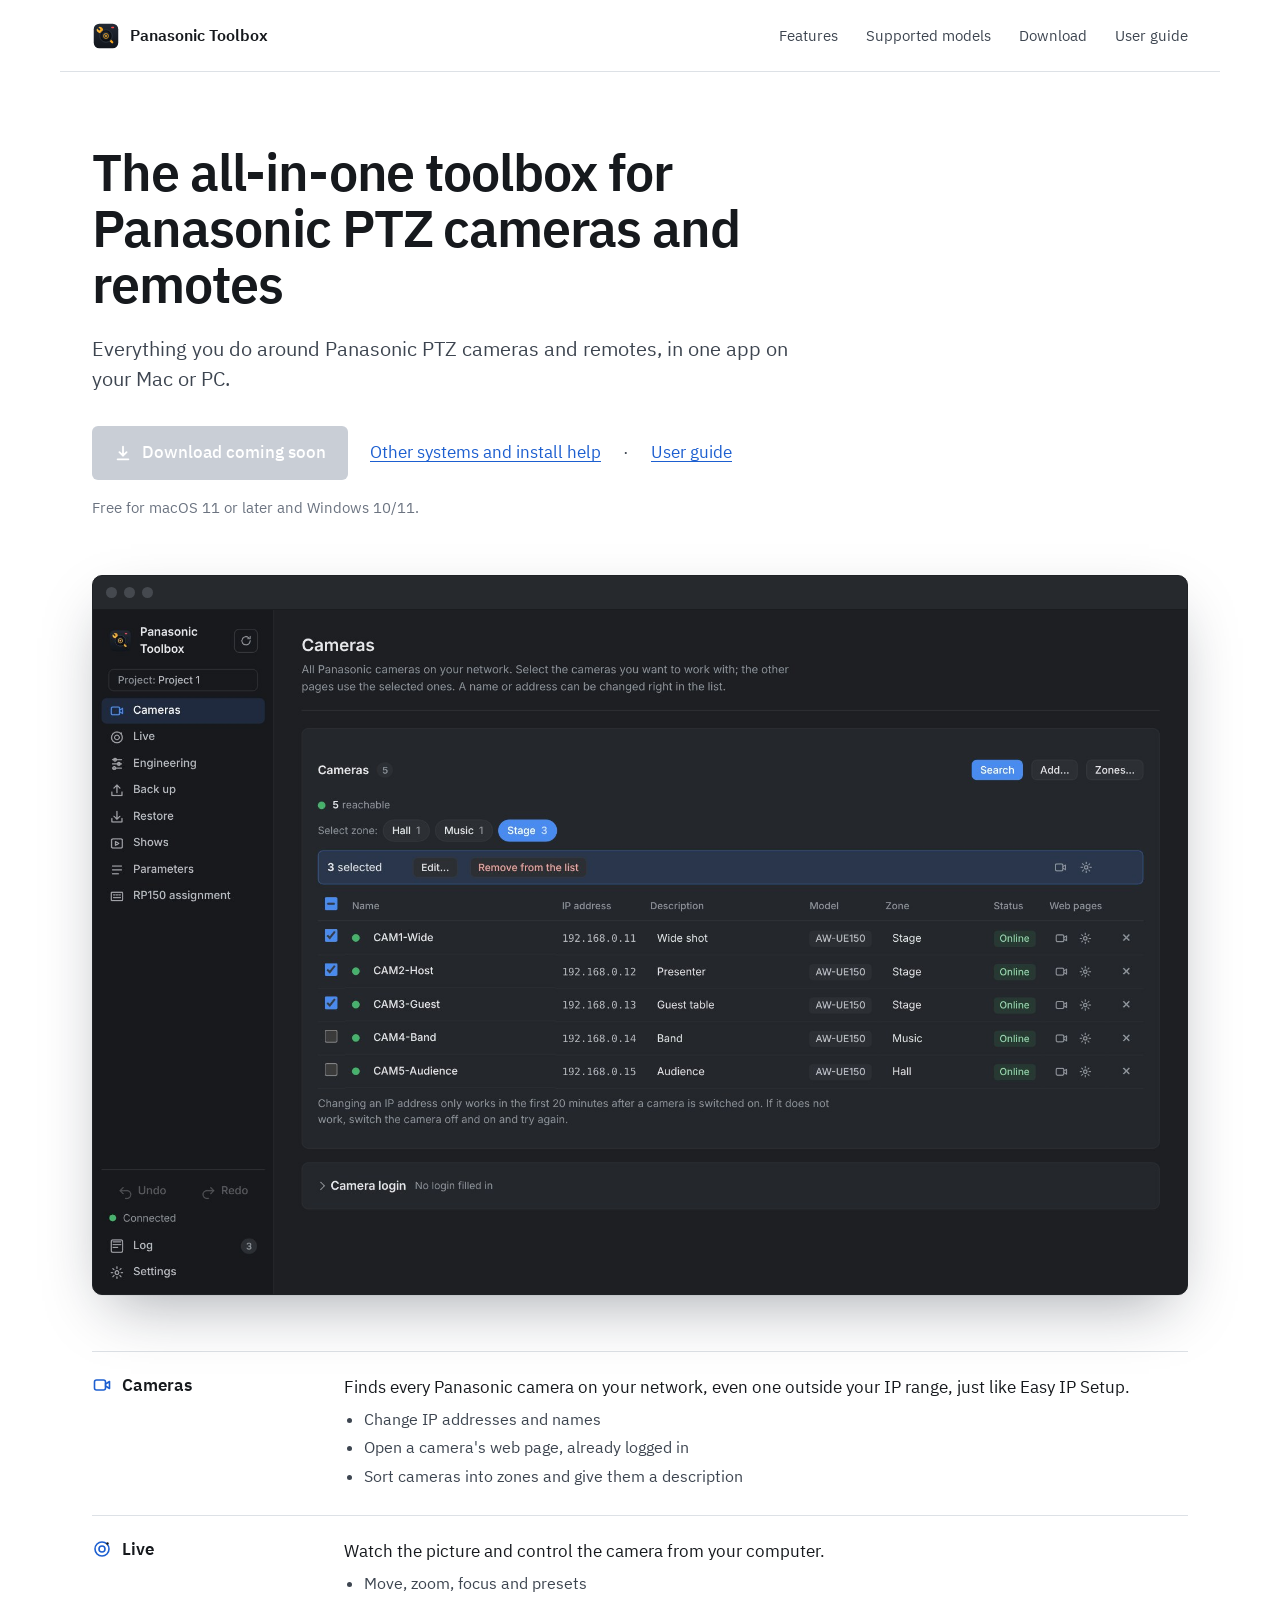
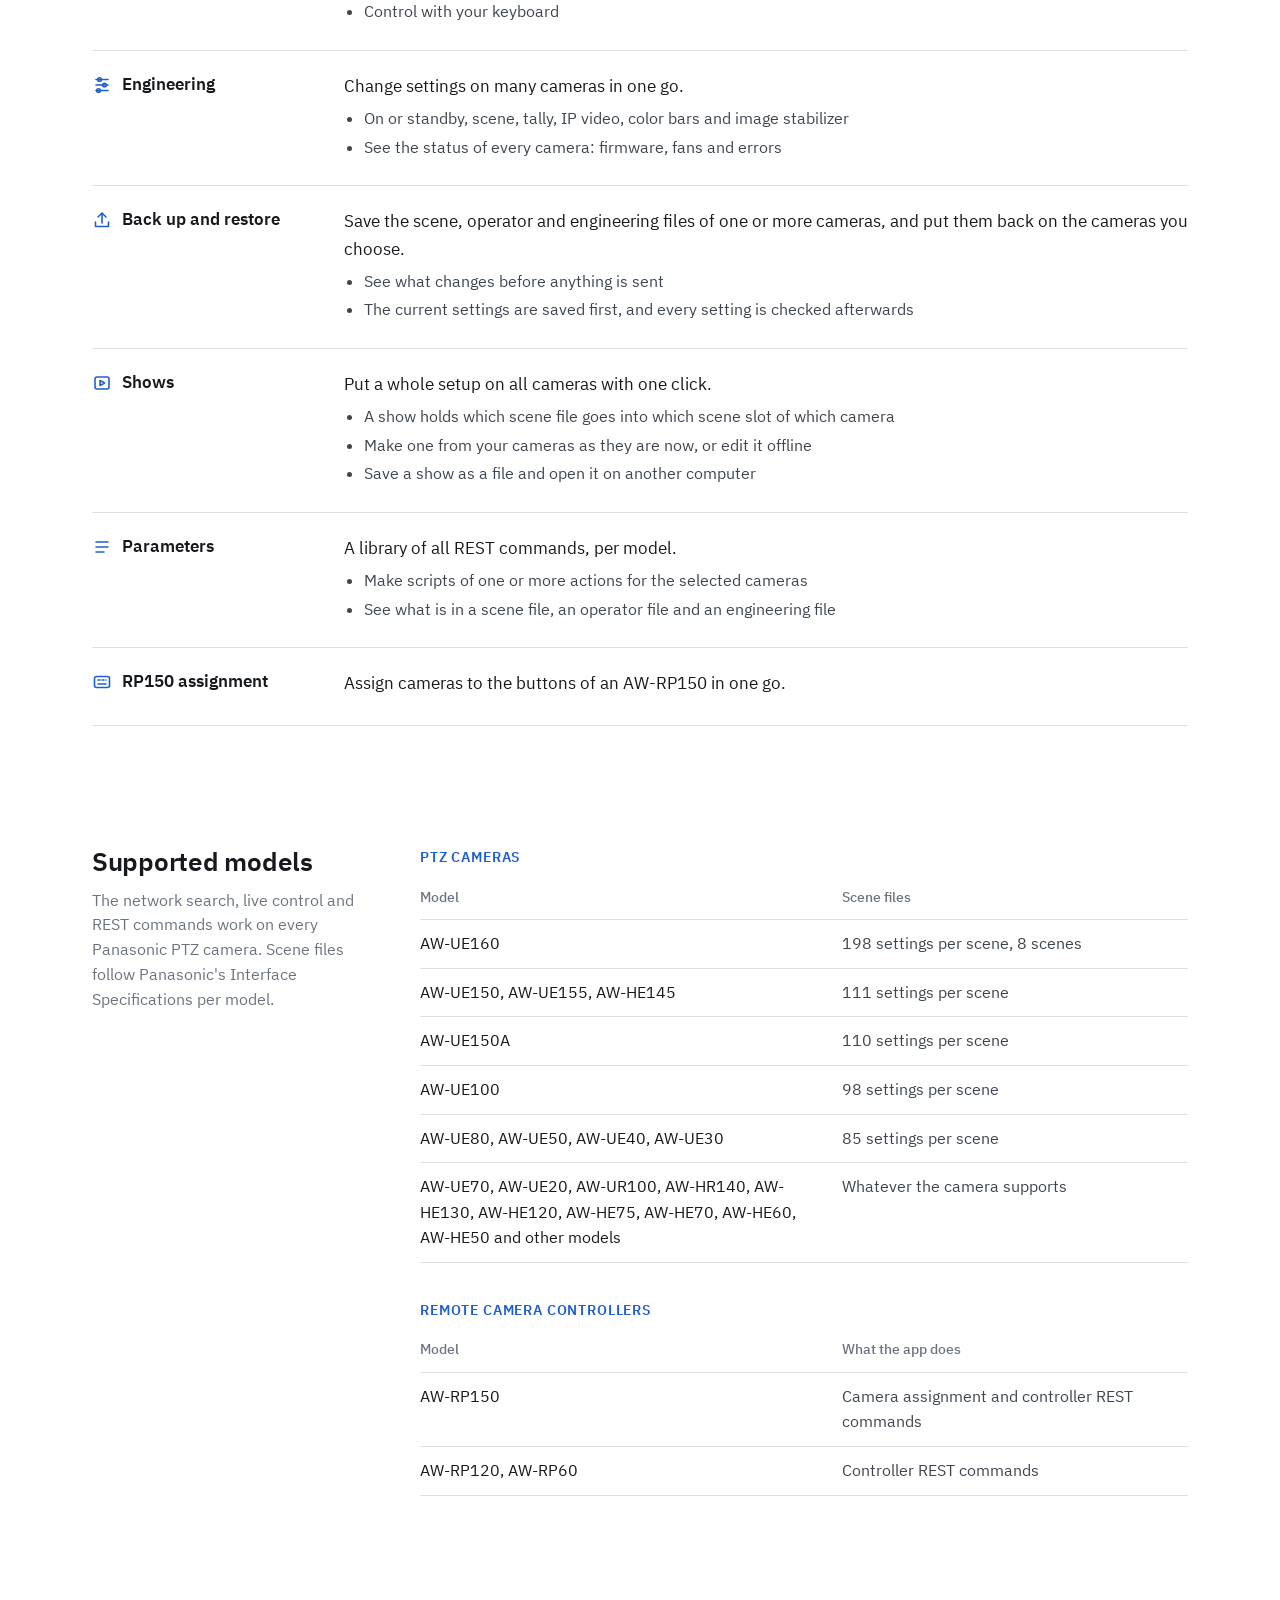
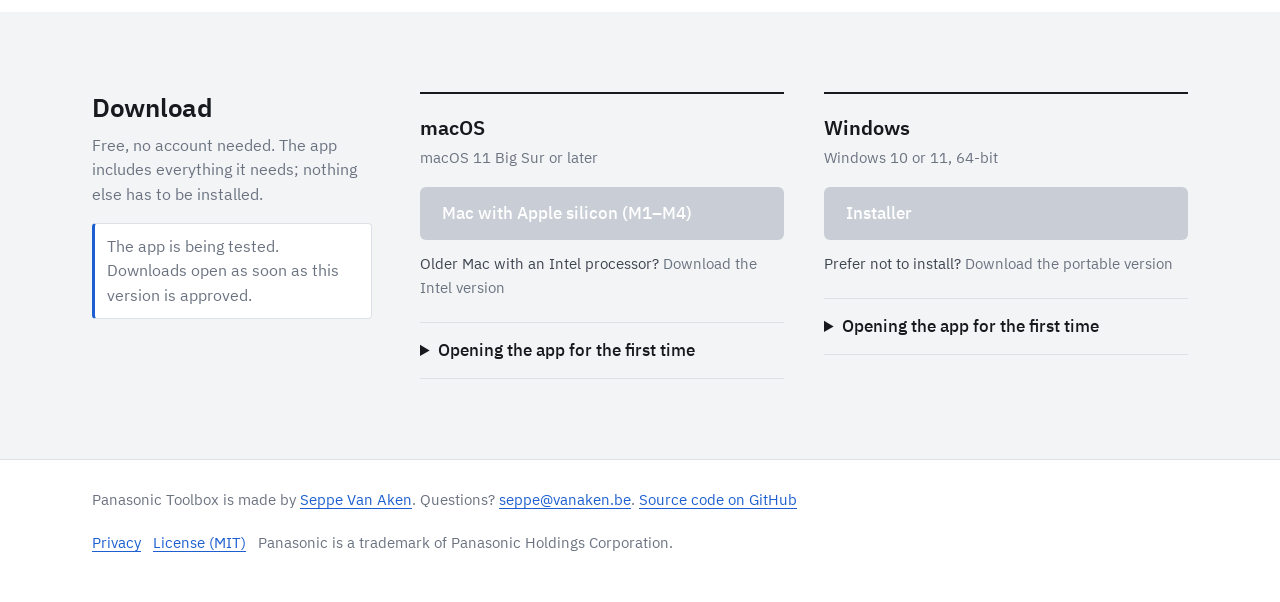
<file: index.html>
<!DOCTYPE html>
<html lang="en">
<head>
<meta charset="utf-8">
<meta name="viewport" content="width=device-width, initial-scale=1">
<title>Panasonic Toolbox: the all-in-one app for Panasonic PTZ cameras and remote controllers</title>
<meta name="description" content="One free desktop app for Mac and Windows to set up, control, back up and automate Panasonic PTZ cameras and AW-RP remote controllers.">
<link rel="icon" href="app/web/icon.svg">
<style>
/* IBM Plex (SIL Open Font License) is self-hosted: no connection to Google or other third parties. */
@font-face{font-family:"IBM Plex Sans";font-weight:400;font-style:normal;font-display:swap;src:url(assets/fonts/IBMPlexSans-Regular.woff2) format("woff2")}
@font-face{font-family:"IBM Plex Sans";font-weight:400;font-style:italic;font-display:swap;src:url(assets/fonts/IBMPlexSans-Italic.woff2) format("woff2")}
@font-face{font-family:"IBM Plex Sans";font-weight:500;font-style:normal;font-display:swap;src:url(assets/fonts/IBMPlexSans-Medium.woff2) format("woff2")}
@font-face{font-family:"IBM Plex Sans";font-weight:600;font-style:normal;font-display:swap;src:url(assets/fonts/IBMPlexSans-SemiBold.woff2) format("woff2")}
@font-face{font-family:"IBM Plex Mono";font-weight:400;font-style:normal;font-display:swap;src:url(assets/fonts/IBMPlexMono-Regular.woff2) format("woff2")}
:root{
  --page:#ffffff; --band:#f3f4f6; --ink:#16191d; --text:#3d4550; --muted:#6b7380; --rule:#dde1e6;
  --action:#1d5fd0; --action-hover:#174fb0;
  --sans:"IBM Plex Sans",-apple-system,"Segoe UI",system-ui,sans-serif;
  --mono:"IBM Plex Mono",ui-monospace,Menlo,Consolas,monospace;
}
*{box-sizing:border-box}
html{scroll-behavior:smooth}
@media (prefers-reduced-motion:reduce){html{scroll-behavior:auto}}
body{margin:0;background:var(--page);color:var(--text);font:17px/1.6 var(--sans);-webkit-font-smoothing:antialiased}
a{color:var(--action);text-underline-offset:3px}
a:hover{color:var(--action-hover)}
:focus-visible{outline:2px solid var(--action);outline-offset:2px}
h1,h2,h3{color:var(--ink);font-weight:600;margin:0}
p{margin:0 0 1em}
.wrap{max-width:1160px;margin:0 auto;padding:0 32px}

/* header */
.bar{display:flex;align-items:center;justify-content:space-between;height:72px;border-bottom:1px solid var(--rule)}
.brand{display:flex;align-items:center;gap:10px;color:var(--ink);text-decoration:none;font-weight:600;font-size:16px}
.brand img{width:28px;height:28px}
.bar nav a{color:var(--text);text-decoration:none;font-size:15px;margin-left:28px}
.bar nav a:hover{color:var(--ink)}

/* hero */
.hero{padding-top:72px}
.hero-text{max-width:720px}
.hero h1{font-size:52px;line-height:1.08;letter-spacing:-.02em;margin-bottom:22px}
.hero .lead{font-size:20px;line-height:1.5;color:var(--text);max-width:36em;margin-bottom:32px}
.actions{display:flex;align-items:center;gap:22px;flex-wrap:wrap}
.btn{display:inline-flex;align-items:center;gap:10px;background:var(--action);color:#fff;text-decoration:none;font-weight:500;font-size:17px;padding:13px 22px;border-radius:6px}
.btn:hover{background:var(--action-hover);color:#fff}
.btn svg{width:18px;height:18px;fill:none;stroke:currentColor;stroke-width:2;stroke-linecap:round;stroke-linejoin:round}
.req{margin-top:16px;font-size:14.5px;color:var(--muted)}
.shot{margin:56px 0 0;position:relative}
.shot .frame{border-radius:10px;overflow:hidden;box-shadow:0 1px 0 rgba(0,0,0,.04),0 24px 60px -18px rgba(16,24,40,.38);border:1px solid #1f2226;background:#1d1f22}
.shot .chrome{height:34px;background:#26292d;display:flex;align-items:center;gap:7px;padding:0 13px;border-bottom:1px solid #1a1c1f}
.shot .chrome i{width:11px;height:11px;border-radius:50%;background:#45494f}
.shot img{display:block;width:100%;height:auto}
.shot figcaption{font-size:14px;color:var(--muted);margin-top:14px}

/* sections: title left, content right */
.sec{display:grid;grid-template-columns:280px 1fr;gap:48px;padding:80px 0;border-top:1px solid var(--rule)}
.sec:first-of-type{border-top:0}
#features .sec{border-top:0;padding-top:56px}
#features .tabrows{grid-column:1/-1}
.sec-head h2{font-size:26px;line-height:1.2;letter-spacing:-.01em;margin-bottom:10px}
.sec-head p{color:var(--muted);font-size:15.5px}
.band{background:var(--band)}
.band .sec{border-top:0}

/* downloads */
.dl-grid{display:grid;grid-template-columns:1fr 1fr;gap:40px}
.dl-col{border-top:2px solid var(--ink);padding-top:18px;min-width:0}
.dl-col h3{font-size:20px;margin-bottom:2px}
.dl-col .os-req{color:var(--muted);font-size:14.5px;margin-bottom:18px}
.dl-col .btn{width:100%;justify-content:space-between}
.dl-col .alt{margin:12px 0 22px;font-size:15px}
.size{opacity:.75;font-size:14px}
.term-label{font-size:14.5px;color:var(--text);margin-bottom:6px}
.term{display:flex;align-items:stretch;border:1px solid var(--rule);border-radius:6px;background:#fafbfc;overflow:hidden}
.term code{flex:1;min-width:0;overflow-x:auto;white-space:nowrap;padding:10px 12px;font:13.5px/1.5 var(--mono);color:var(--ink)}
.term button{border:0;border-left:1px solid var(--rule);background:#fff;padding:0 14px;font:500 14px var(--sans);color:var(--text);cursor:pointer}
.term button:hover{color:var(--ink);background:var(--band)}
details{border-top:1px solid var(--rule);padding:14px 0}
details:last-child{border-bottom:1px solid var(--rule)}
details summary{cursor:pointer;color:var(--ink);font-weight:500}
details ol,details ul{margin:10px 0 0;padding-left:22px}
details li{margin:4px 0}
.dl-col details{margin-top:22px}
.dl-col details:last-child{border-bottom:1px solid var(--rule)}

/* features per app tab */
.tabrows{border-bottom:1px solid var(--rule)}
.tabrow{display:grid;grid-template-columns:220px 1fr;gap:32px;align-items:start;padding:22px 0;border-top:1px solid var(--rule)}
.tabrow h3{display:flex;align-items:center;gap:10px;font-size:17px;line-height:1.4}
.tabrow h3 svg{width:20px;height:20px;flex:none;fill:none;stroke:var(--action);stroke-width:1.6;stroke-linecap:round;stroke-linejoin:round}
.tabrow p{margin:0 0 6px;color:var(--ink)}
.tabrow ul{margin:0;padding-left:20px;font-size:16px}
.tabrow li{margin:3px 0}
@media (max-width:900px){.tabrow{grid-template-columns:1fr;gap:8px}}

/* downloads closed */
a[data-dl][aria-disabled="true"]{pointer-events:none;cursor:default}
.btn[aria-disabled="true"]{background:#c9ced6;color:#fff}
a[data-dl][aria-disabled="true"]:not(.btn){color:var(--muted);text-decoration:none}
body:not(.dl-open) [data-dl-only]{display:none}
body.dl-open #soonNote{display:none}
.soon{font-size:15px;color:var(--ink);background:#fff;border:1px solid var(--rule);border-left:3px solid var(--action);border-radius:4px;padding:10px 12px}

/* model tables */
.tbl-title{font-size:14px;letter-spacing:.06em;text-transform:uppercase;color:var(--action);margin:0 0 6px}
table.models{width:100%;border-collapse:collapse;font-size:16px;margin-bottom:36px}
table.models th,table.models td{text-align:left;vertical-align:top;padding:11px 16px 11px 0;border-bottom:1px solid var(--rule)}
table.models th{font-size:14px;color:var(--muted);font-weight:500}
table.models td:first-child{color:var(--ink);width:55%}
#models .sec{padding-top:40px}
.mono{font-family:var(--mono);font-size:.88em}

footer{border-top:1px solid var(--rule);padding:28px 0 48px;color:var(--muted);font-size:14.5px}
footer .wrap{display:flex;justify-content:space-between;gap:20px;flex-wrap:wrap}

@media (max-width:900px){
  .hero{padding-top:44px}.hero h1{font-size:38px}.hero .lead{font-size:18px}
  .sec{grid-template-columns:1fr;gap:20px;padding:56px 0}
  .dl-grid{grid-template-columns:1fr}
  .bar nav{display:none}
  .wrap{padding:0 20px}
}
</style>
</head>
<body>

<header class="wrap bar">
  <a class="brand" href="#top"><img src="app/web/icon.svg" alt="">Panasonic Toolbox</a>
  <nav aria-label="Main"><a href="#features">Features</a><a href="#models">Supported models</a><a href="#download">Download</a><a href="guide.html">User guide</a></nav>
</header>

<main id="top">
  <div class="wrap hero">
    <div class="hero-text">
      <h1>The all-in-one toolbox for Panasonic PTZ cameras and remotes</h1>
      <p class="lead">Everything you do around Panasonic PTZ cameras and remotes, in one app on your Mac or PC.</p>
      <div class="actions">
        <a class="btn" id="mainDl" data-dl aria-disabled="true">
          <svg viewBox="0 0 20 20" aria-hidden="true"><path d="M10 3v10M6 9l4 4 4-4M4 17h12"/></svg>
          <span id="mainDlLabel">Download coming soon</span>
        </a>
        <a href="#download" id="otherDl">Other systems and install help</a> · <a href="guide.html">User guide</a>
      </div>
      <p class="req" id="req">Free for macOS 11 or later and Windows 10/11.</p>
    </div>
    <figure class="shot">
      <div class="frame">
        <div class="chrome" aria-hidden="true"><i></i><i></i><i></i></div>
        <img src="assets/app-screenshot.jpg" width="1920" height="1200" alt="Panasonic Toolbox showing five cameras in one list, each with a green dot, its name, address, description, model and zone.">
      </div>
    </figure>
  </div>

  <div class="wrap" id="features">
    <section class="sec" aria-label="Features">
      <div class="tabrows">
        <div class="tabrow">
          <h3><svg viewBox="0 0 20 20" aria-hidden="true"><rect x="2.5" y="5" width="11" height="10" rx="2"/><path d="M13.5 9l4-2.5v7l-4-2.5"/></svg>Cameras</h3>
          <div><p>Finds every Panasonic camera on your network, even one outside your IP range, just like Easy IP Setup.</p><ul><li>Change IP addresses and names</li><li>Open a camera's web page, already logged in</li><li>Sort cameras into zones and give them a description</li></ul></div>
        </div>
        <div class="tabrow">
          <h3><svg viewBox="0 0 20 20" aria-hidden="true"><circle cx="10" cy="10" r="7"/><circle cx="10" cy="10" r="3"/><circle cx="15.5" cy="4.5" r="1.2" fill="currentColor" stroke="none"/></svg>Live</h3>
          <div><p>Watch the picture and control the camera from your computer.</p><ul><li>Move, zoom, focus and presets</li><li>Control with your keyboard</li></ul></div>
        </div>
        <div class="tabrow">
          <h3><svg viewBox="0 0 20 20" aria-hidden="true"><path d="M4 4.5h12M4 10h12M4 15.5h12"/><circle cx="7.5" cy="4.5" r="1.8"/><circle cx="12.5" cy="10" r="1.8"/><circle cx="6.5" cy="15.5" r="1.8"/></svg>Engineering</h3>
          <div><p>Change settings on many cameras in one go.</p><ul><li>On or standby, scene, tally, IP video, color bars and image stabilizer</li><li>See the status of every camera: firmware, fans and errors</li></ul></div>
        </div>
        <div class="tabrow">
          <h3><svg viewBox="0 0 20 20" aria-hidden="true"><path d="M10 13V3M6 7l4-4 4 4"/><path d="M3.5 12v4.5h13V12"/></svg>Back up and restore</h3>
          <div><p>Save the scene, operator and engineering files of one or more cameras, and put them back on the cameras you choose.</p><ul><li>See what changes before anything is sent</li><li>The current settings are saved first, and every setting is checked afterwards</li></ul></div>
        </div>
        <div class="tabrow">
          <h3><svg viewBox="0 0 20 20" aria-hidden="true"><rect x="3" y="4" width="14" height="12" rx="2"/><path d="M8 7.5l4.5 2.5L8 12.5z"/></svg>Shows</h3>
          <div><p>Put a whole setup on all cameras with one click.</p><ul><li>A show holds which scene file goes into which scene slot of which camera</li><li>Make one from your cameras as they are now, or edit it offline</li><li>Save a show as a file and open it on another computer</li></ul></div>
        </div>
        <div class="tabrow">
          <h3><svg viewBox="0 0 20 20" aria-hidden="true"><path d="M4 5h12M4 10h12M4 15h8"/></svg>Parameters</h3>
          <div><p>A library of all REST commands, per model.</p><ul><li>Make scripts of one or more actions for the selected cameras</li><li>See what is in a scene file, an operator file and an engineering file</li></ul></div>
        </div>
        <div class="tabrow">
          <h3><svg viewBox="0 0 20 20" aria-hidden="true"><rect x="2.5" y="4.5" width="15" height="11" rx="2"/><path d="M6 8h2M10 8h2M14 8h0M6 12h8"/></svg>RP150 assignment</h3>
          <div><p>Assign cameras to the buttons of an AW-RP150 in one go.</p></div>
        </div>
      </div>
    </section>
  </div>

  <div class="wrap" id="models">
    <section class="sec">
      <div class="sec-head">
        <h2>Supported models</h2>
        <p>The network search, live control and REST commands work on every Panasonic PTZ camera. Scene files follow Panasonic's Interface Specifications per model.</p>
      </div>
      <div>
        <h3 class="tbl-title">PTZ cameras</h3>
        <table class="models">
          <thead><tr><th>Model</th><th>Scene files</th></tr></thead>
          <tbody>
            <tr><td>AW-UE160</td><td>198 settings per scene, 8 scenes</td></tr>
            <tr><td>AW-UE150, AW-UE155, AW-HE145</td><td>111 settings per scene</td></tr>
            <tr><td>AW-UE150A</td><td>110 settings per scene</td></tr>
            <tr><td>AW-UE100</td><td>98 settings per scene</td></tr>
            <tr><td>AW-UE80, AW-UE50, AW-UE40, AW-UE30</td><td>85 settings per scene</td></tr>
            <tr><td>AW-UE70, AW-UE20, AW-UR100, AW-HR140, AW-HE130, AW-HE120, AW-HE75, AW-HE70, AW-HE60, AW-HE50 and other models</td><td>Whatever the camera supports</td></tr>
          </tbody>
        </table>
        <h3 class="tbl-title">Remote camera controllers</h3>
        <table class="models">
          <thead><tr><th>Model</th><th>What the app does</th></tr></thead>
          <tbody>
            <tr><td>AW-RP150</td><td>Camera assignment and controller REST commands</td></tr>
            <tr><td>AW-RP120, AW-RP60</td><td>Controller REST commands</td></tr>
          </tbody>
        </table>
      </div>
    </section>
  </div>

  <div class="band" id="download">
    <div class="wrap">
      <section class="sec">
        <div class="sec-head">
          <h2>Download</h2>
          <p>Free, no account needed. The app includes everything it needs; nothing else has to be installed.</p>
          <p id="verLine"></p>
          <p class="soon" id="soonNote">The app is being tested. Downloads open as soon as this version is approved.</p>
        </div>
        <div class="dl-grid">
          <div class="dl-col">
            <h3>macOS</h3>
            <p class="os-req">macOS 11 Big Sur or later</p>
            <a class="btn" data-dl data-href="https://github.com/seppeva/panasonic-toolbox/releases/latest/download/PanasonicToolbox-macOS-AppleSilicon.dmg" aria-disabled="true">Mac with Apple silicon (M1–M4) <span class="size" data-asset="PanasonicToolbox-macOS-AppleSilicon.dmg"></span></a>
            <p class="alt">Older Mac with an Intel processor? <a data-dl data-href="https://github.com/seppeva/panasonic-toolbox/releases/latest/download/PanasonicToolbox-macOS-Intel.dmg" aria-disabled="true">Download the Intel version</a></p>
            <p class="term-label" data-dl-only>Or install from Terminal. This avoids the security warning when opening the app:</p>
            <div class="term" data-dl-only><code data-cmd="install.sh">curl -fsSL https://seppeva.github.io/panasonic-toolbox/install.sh | bash</code><button type="button" data-copy>Copy</button></div>
            <details>
              <summary>Opening the app for the first time</summary>
              <ol>
                <li>Open the .dmg file and drag Panasonic Toolbox to Applications.</li>
                <li>The app is not registered with Apple yet, so the first time macOS says it cannot be opened. Click Done.</li>
                <li>Open System Settings, go to Privacy &amp; Security and click Open Anyway next to Panasonic Toolbox at the bottom.</li>
                <li>When macOS asks whether the app may find devices on your local network, choose Allow. Without that permission the app cannot find any cameras.</li>
              </ol>
            </details>
          </div>
          <div class="dl-col">
            <h3>Windows</h3>
            <p class="os-req">Windows 10 or 11, 64-bit</p>
            <a class="btn" data-dl data-href="https://github.com/seppeva/panasonic-toolbox/releases/latest/download/PanasonicToolbox-Windows-Setup.exe" aria-disabled="true">Installer <span class="size" data-asset="PanasonicToolbox-Windows-Setup.exe"></span></a>
            <p class="alt">Prefer not to install? <a data-dl data-href="https://github.com/seppeva/panasonic-toolbox/releases/latest/download/PanasonicToolbox-Windows-Portable.zip" aria-disabled="true">Download the portable version</a></p>
            <p class="term-label" data-dl-only>Or install from PowerShell:</p>
            <div class="term" data-dl-only><code data-cmd="install.ps1">irm https://seppeva.github.io/panasonic-toolbox/install.ps1 | iex</code><button type="button" data-copy>Copy</button></div>
            <details>
              <summary>Opening the app for the first time</summary>
              <ol>
                <li>Run the installer. No administrator rights are needed.</li>
                <li>If Windows shows “Windows protected your PC”, click More info and then Run anyway.</li>
                <li>If Windows Firewall asks for access, allow private networks.</li>
                <li>Panasonic Toolbox then appears in the Start menu.</li>
              </ol>
            </details>
          </div>
        </div>
      </section>
    </div>
  </div>

</main>

<footer>
  <div class="wrap">
    <span>Panasonic Toolbox is made by <a href="https://seppevanaken.be">Seppe Van Aken</a>. Questions? <a href="mailto:seppe@vanaken.be">seppe@vanaken.be</a>. <a href="https://github.com/seppeva/panasonic-toolbox">Source code on GitHub</a></span>
    <span><a href="privacy.html">Privacy</a> &nbsp; <a href="https://github.com/seppeva/panasonic-toolbox/blob/main/LICENSE">License (MIT)</a> &nbsp; Panasonic is a trademark of Panasonic Holdings Corporation.</span>
  </div>
</footer>

<script>
'use strict';
// Set to true once the app is tested and approved: makes every download button and install command work.
const DOWNLOADS_OPEN = false;
const REPO = 'seppeva/panasonic-toolbox';
const BASE = `https://github.com/${REPO}/releases/latest/download/`;
const DL = {
  macArm: { file: 'PanasonicToolbox-macOS-AppleSilicon.dmg', label: 'Download for Mac' },
  macIntel: { file: 'PanasonicToolbox-macOS-Intel.dmg', label: 'Download for Mac (Intel)' },
  win: { file: 'PanasonicToolbox-Windows-Setup.exe', label: 'Download for Windows' },
};
async function detect() {
  const ua = navigator.userAgent;
  if (/Windows/i.test(ua)) return 'win';
  if (/Macintosh|Mac OS X/i.test(ua) && !/iPhone|iPad/i.test(ua)) {
    try {
      if (navigator.userAgentData?.getHighEntropyValues) {
        const v = await navigator.userAgentData.getHighEntropyValues(['architecture']);
        if (v.architecture === 'x86') return 'macIntel';
      }
    } catch { }
    return 'macArm'; // Safari does not reveal the chip; recent Macs have Apple silicon
  }
  return null;
}
if (DOWNLOADS_OPEN) {
  document.body.classList.add('dl-open');
  document.querySelectorAll('a[data-dl]').forEach(a => { a.href = a.dataset.href || '#download'; a.removeAttribute('aria-disabled'); });
  document.getElementById('mainDlLabel').textContent = 'Download';
}
(async () => {
  const os = DOWNLOADS_OPEN ? await detect() : null;
  if (os) {
    document.getElementById('mainDl').href = BASE + DL[os].file;
    document.getElementById('mainDlLabel').textContent = DL[os].label;
    document.getElementById('otherDl').textContent = os === 'win' ? 'Mac version and install help' : 'Windows version and install help';
  }
  try {
    const r = await fetch(`https://api.github.com/repos/${REPO}/releases/latest`);
    if (!r.ok) return;
    const rel = await r.json();
    const v = String(rel.tag_name || '').replace(/^v/, '');
    const d = rel.published_at ? new Date(rel.published_at).toLocaleDateString('en-GB', { day: 'numeric', month: 'long', year: 'numeric' }) : '';
    if (v) {
      document.getElementById('verLine').textContent = `Current version: ${v}${d ? `, released ${d}` : ''}.`;
      document.getElementById('req').textContent = `Free for macOS 11 or later and Windows 10/11. Version ${v}.`;
    }
    for (const a of rel.assets || []) {
      const el = document.querySelector(`[data-asset="${a.name}"]`);
      if (el) el.textContent = Math.round(a.size / 1048576) + ' MB';
    }
  } catch { /* without version info the page still works */ }
})();
// Install commands follow the address this page is served from.
if (location.protocol === 'https:') {
  const base = location.origin + location.pathname.replace(/[^/]*$/, '');
  document.querySelectorAll('[data-cmd]').forEach(c => {
    c.textContent = c.dataset.cmd.endsWith('.sh') ? `curl -fsSL ${base}install.sh | bash` : `irm ${base}install.ps1 | iex`;
  });
}
document.querySelectorAll('[data-copy]').forEach(b => b.addEventListener('click', async () => {
  const t = b.parentElement.querySelector('code').textContent;
  try { await navigator.clipboard.writeText(t); b.textContent = 'Copied'; setTimeout(() => { b.textContent = 'Copy'; }, 1800); } catch { }
}));
</script>
</body>
</html>
</file>
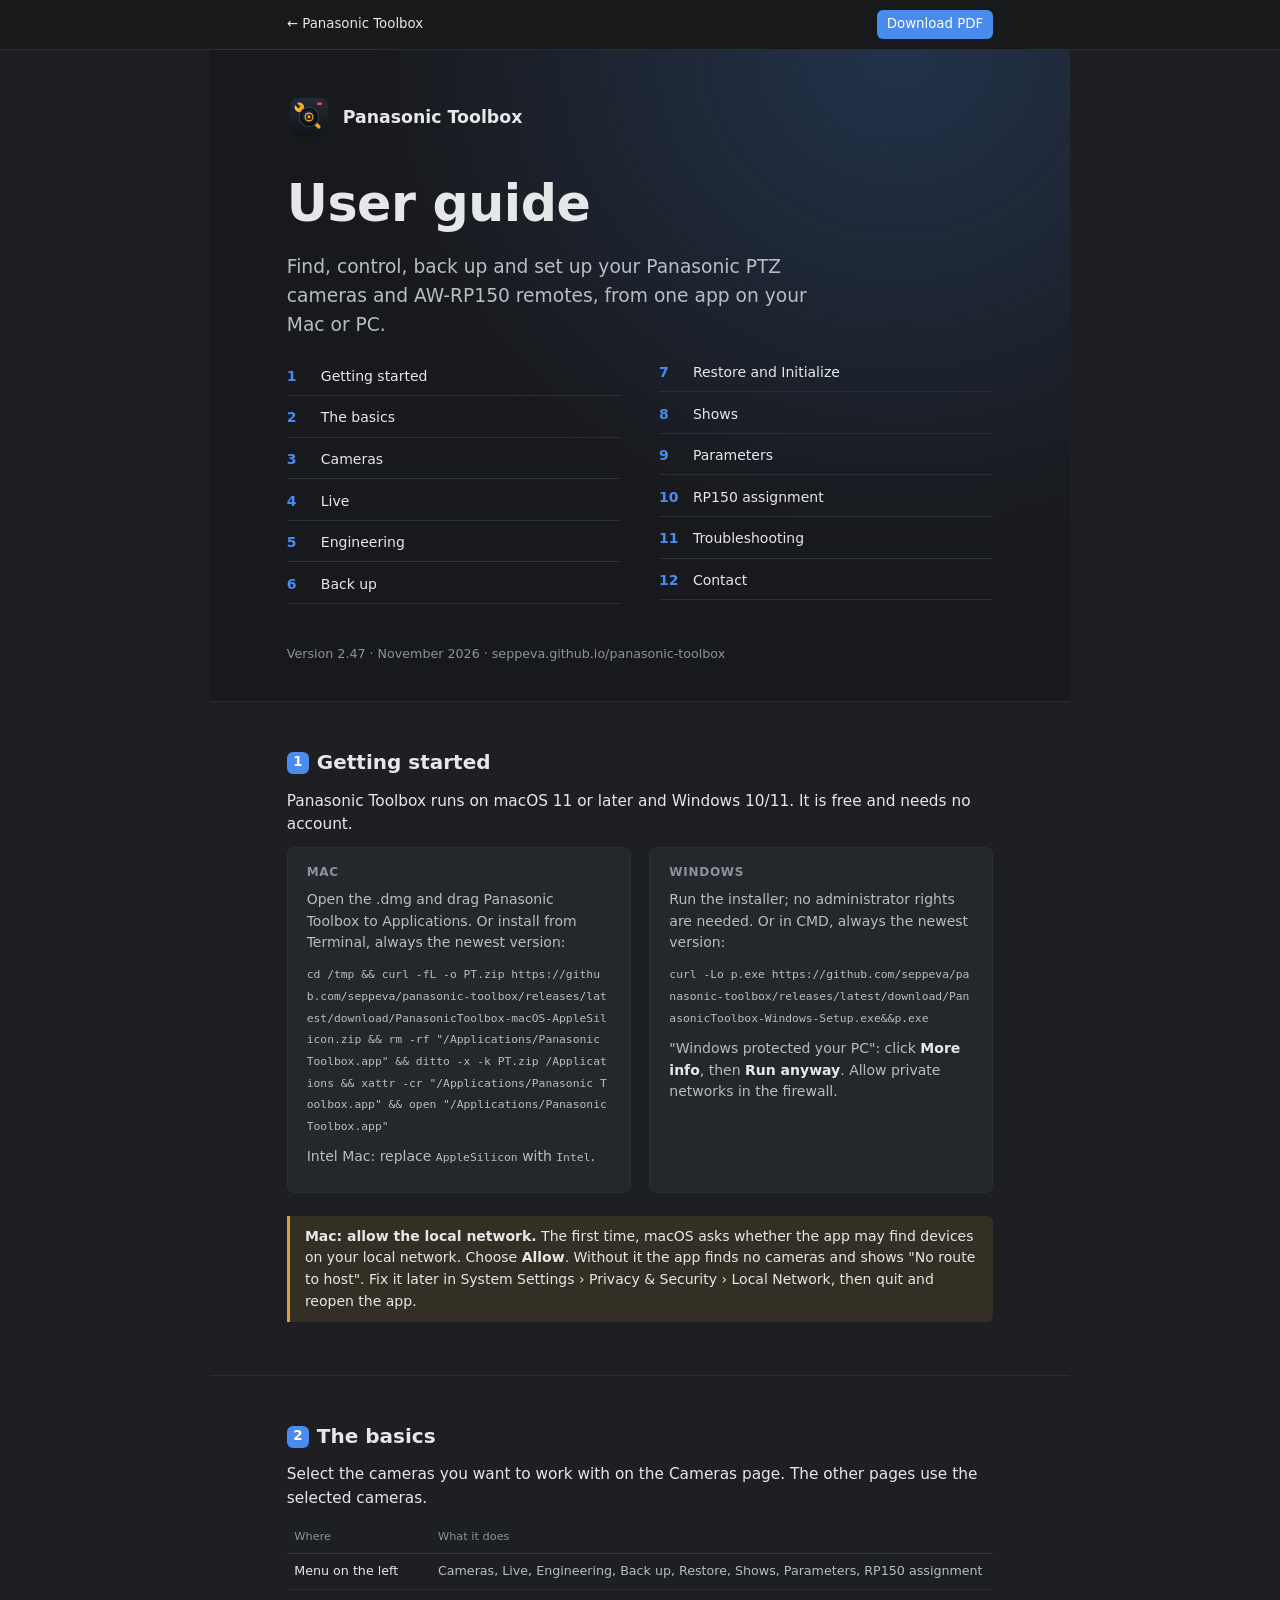
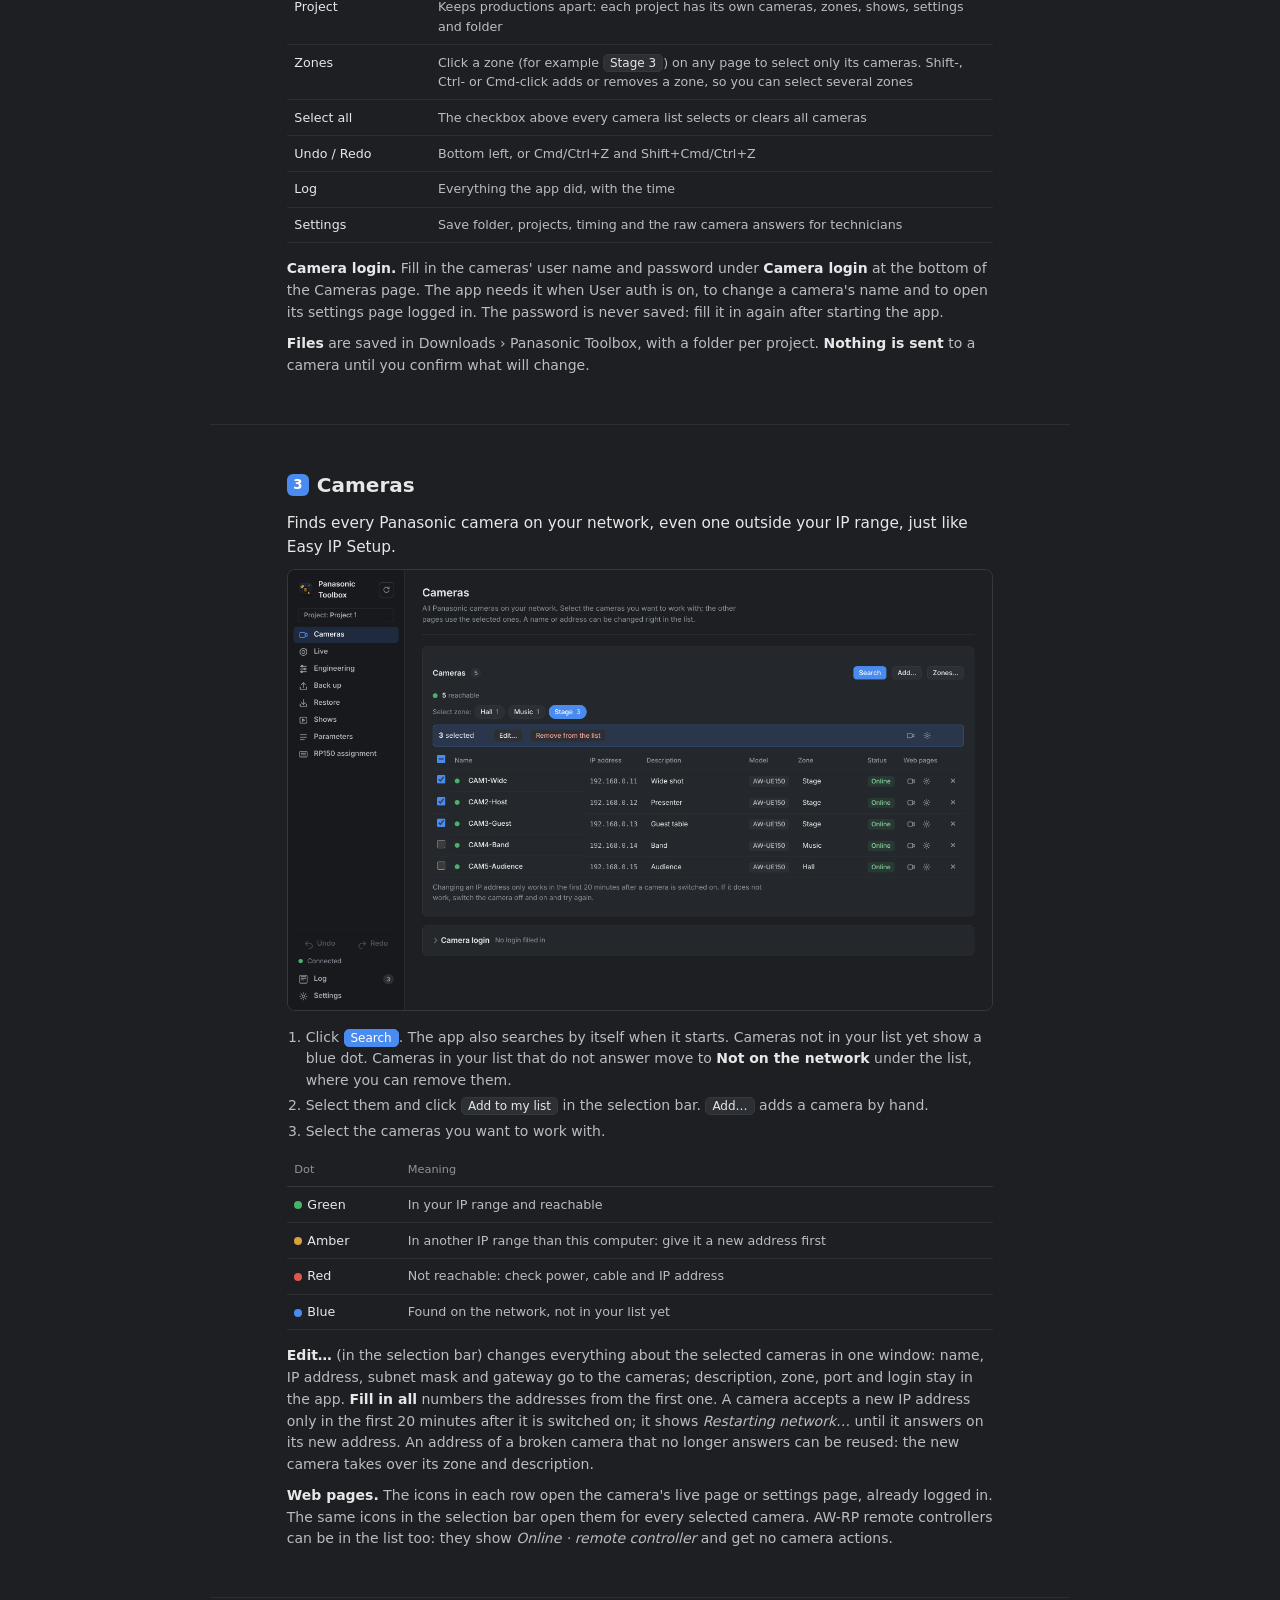
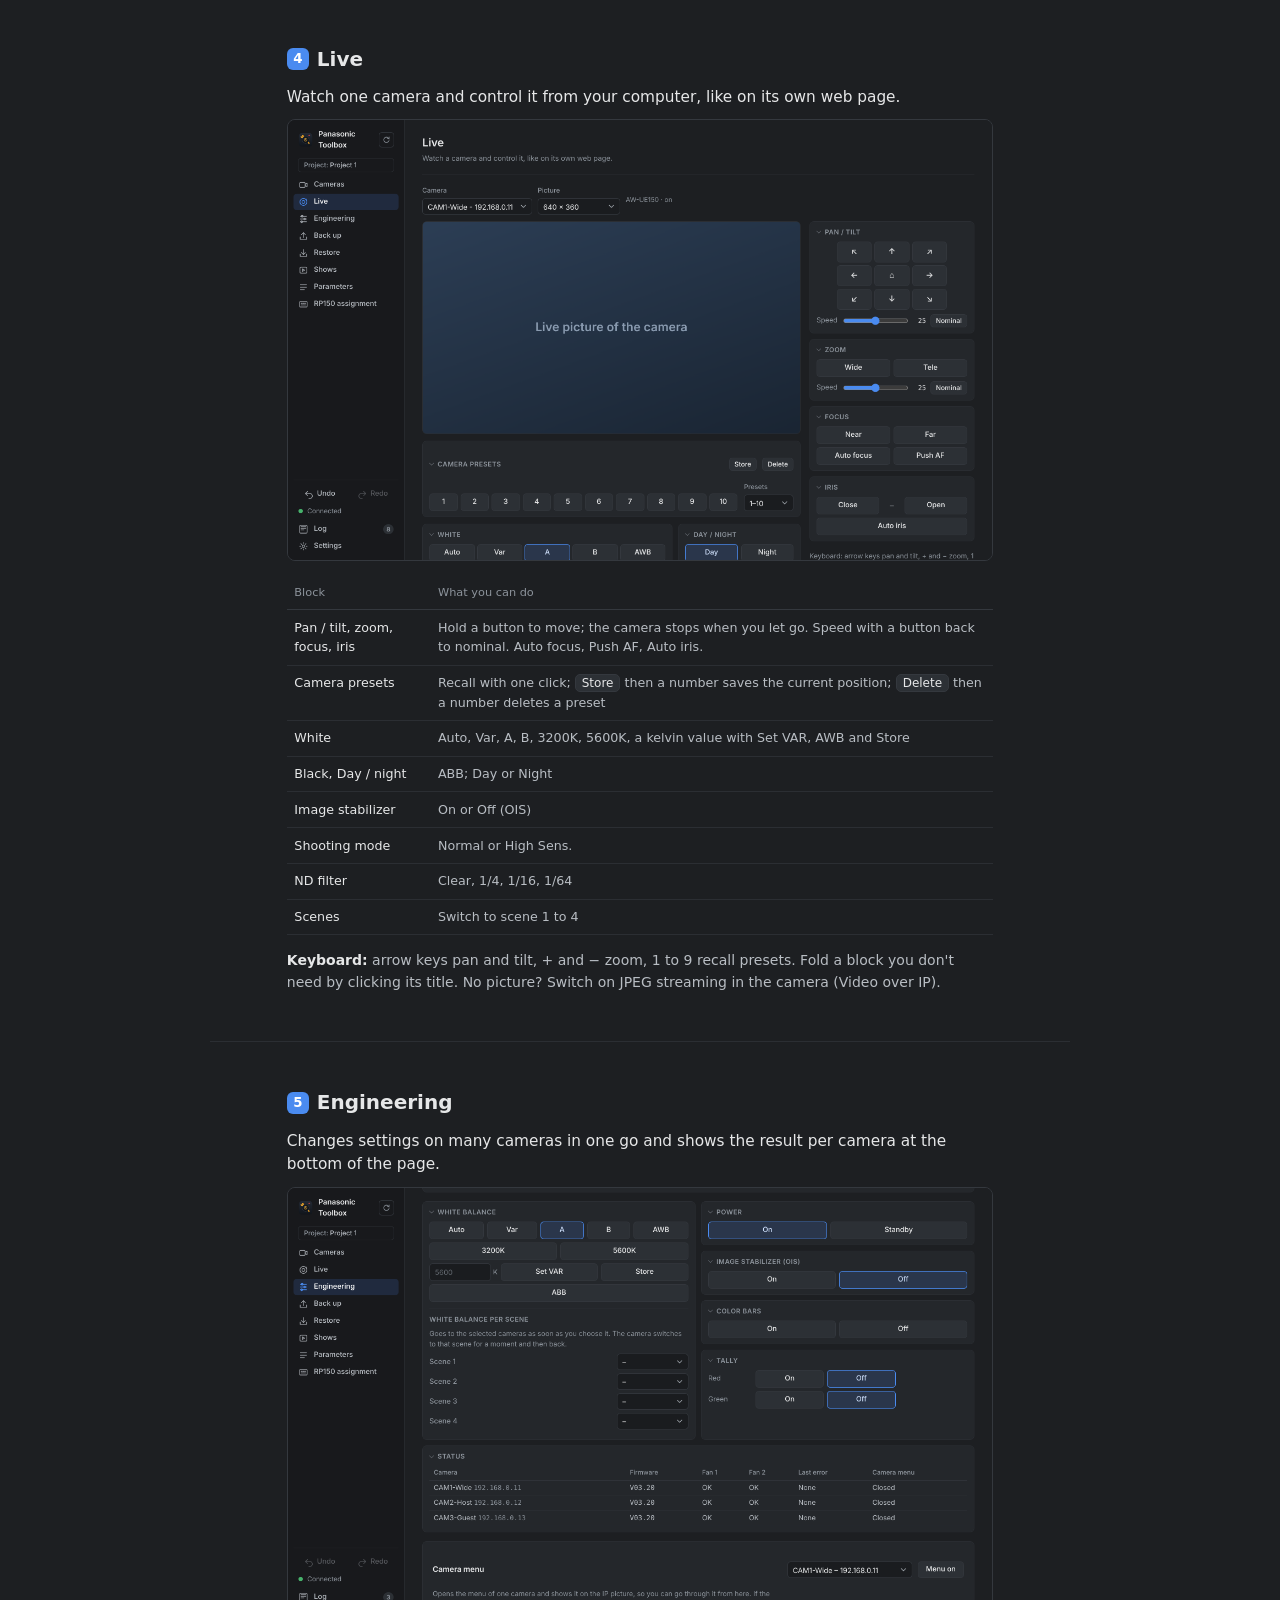
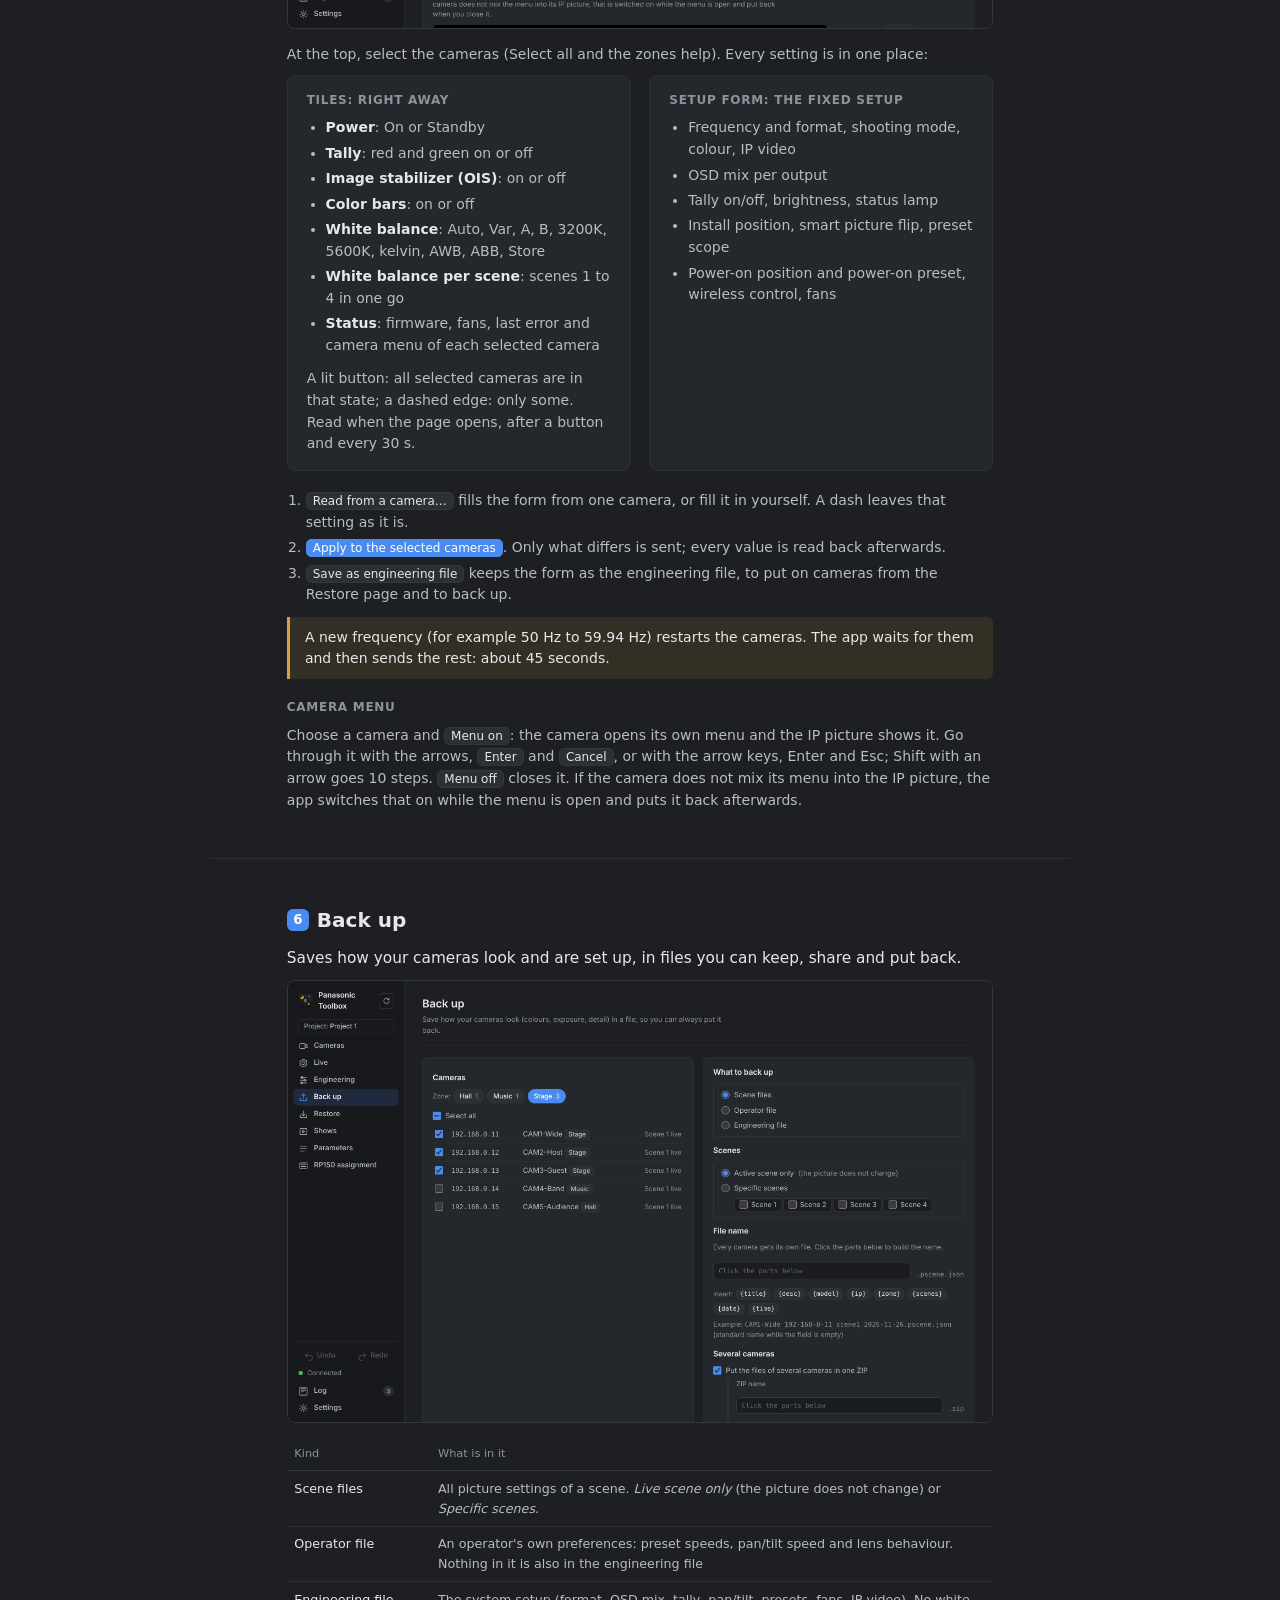
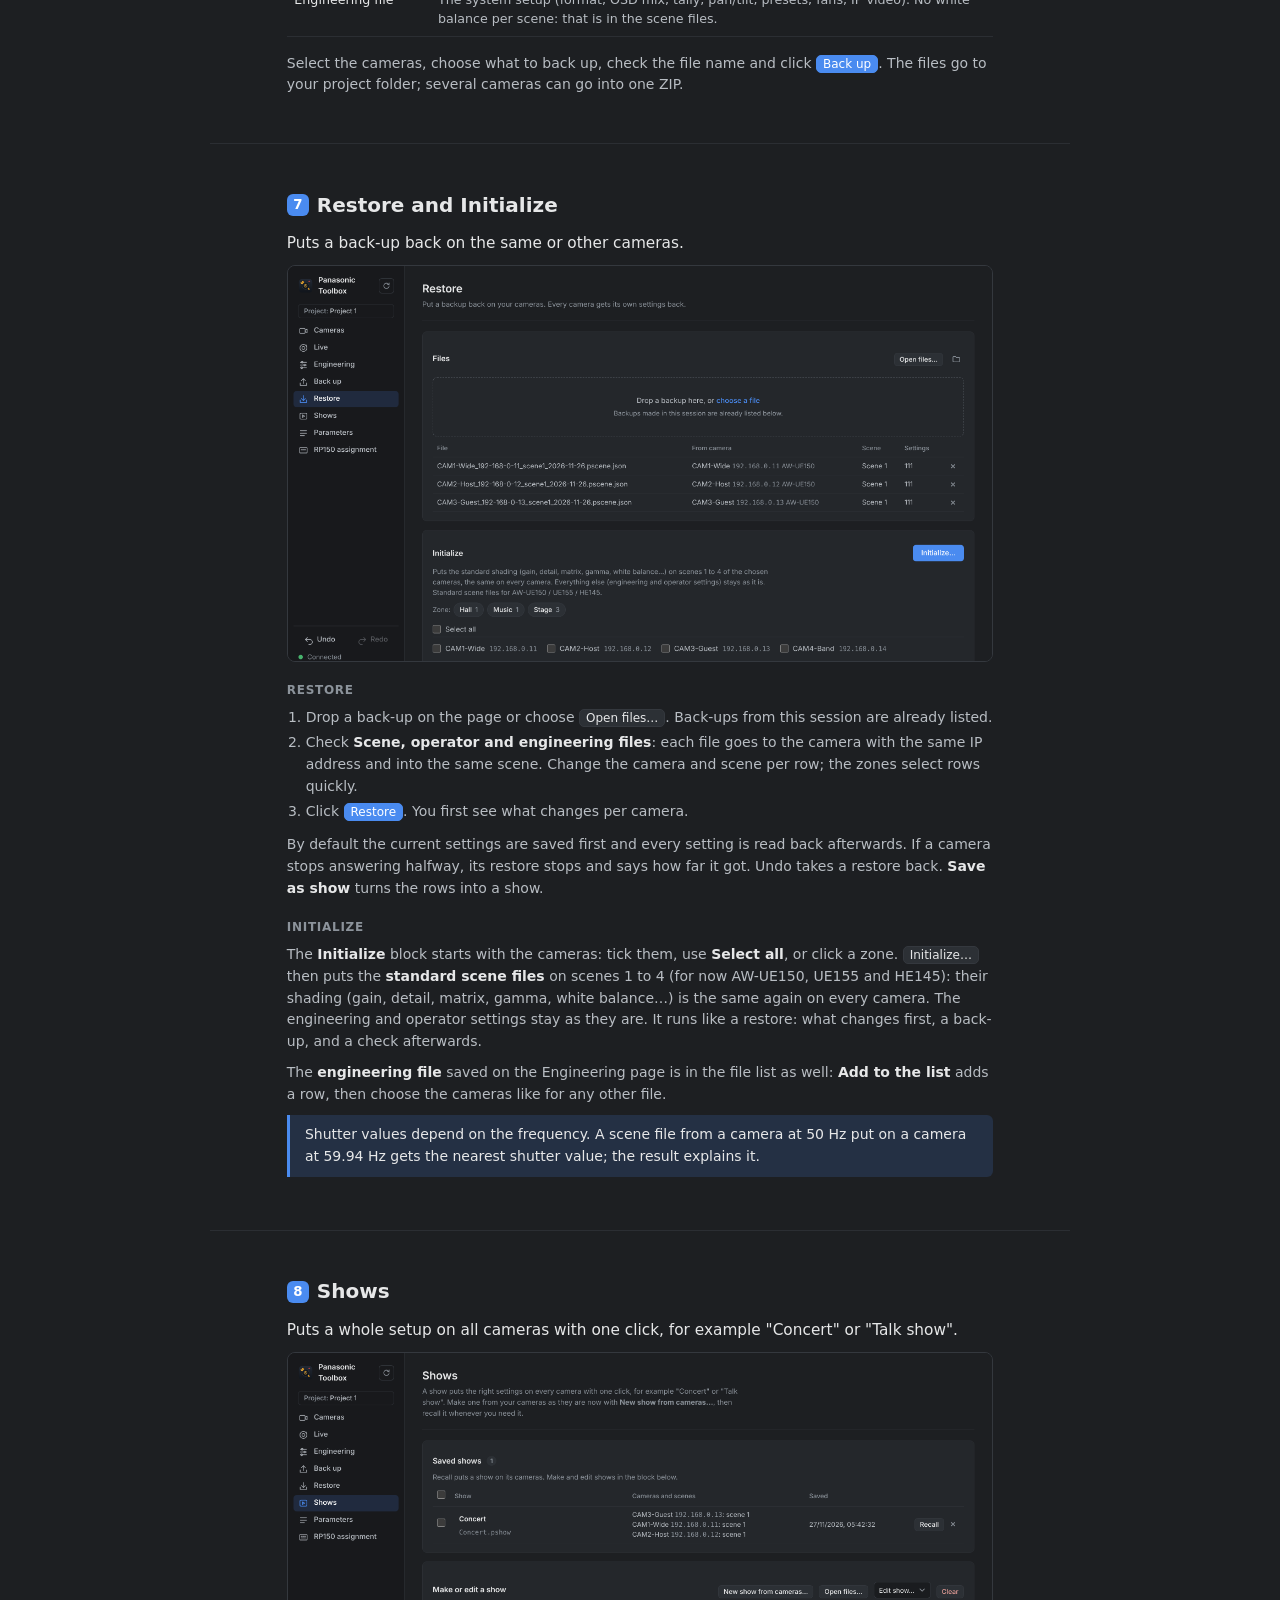
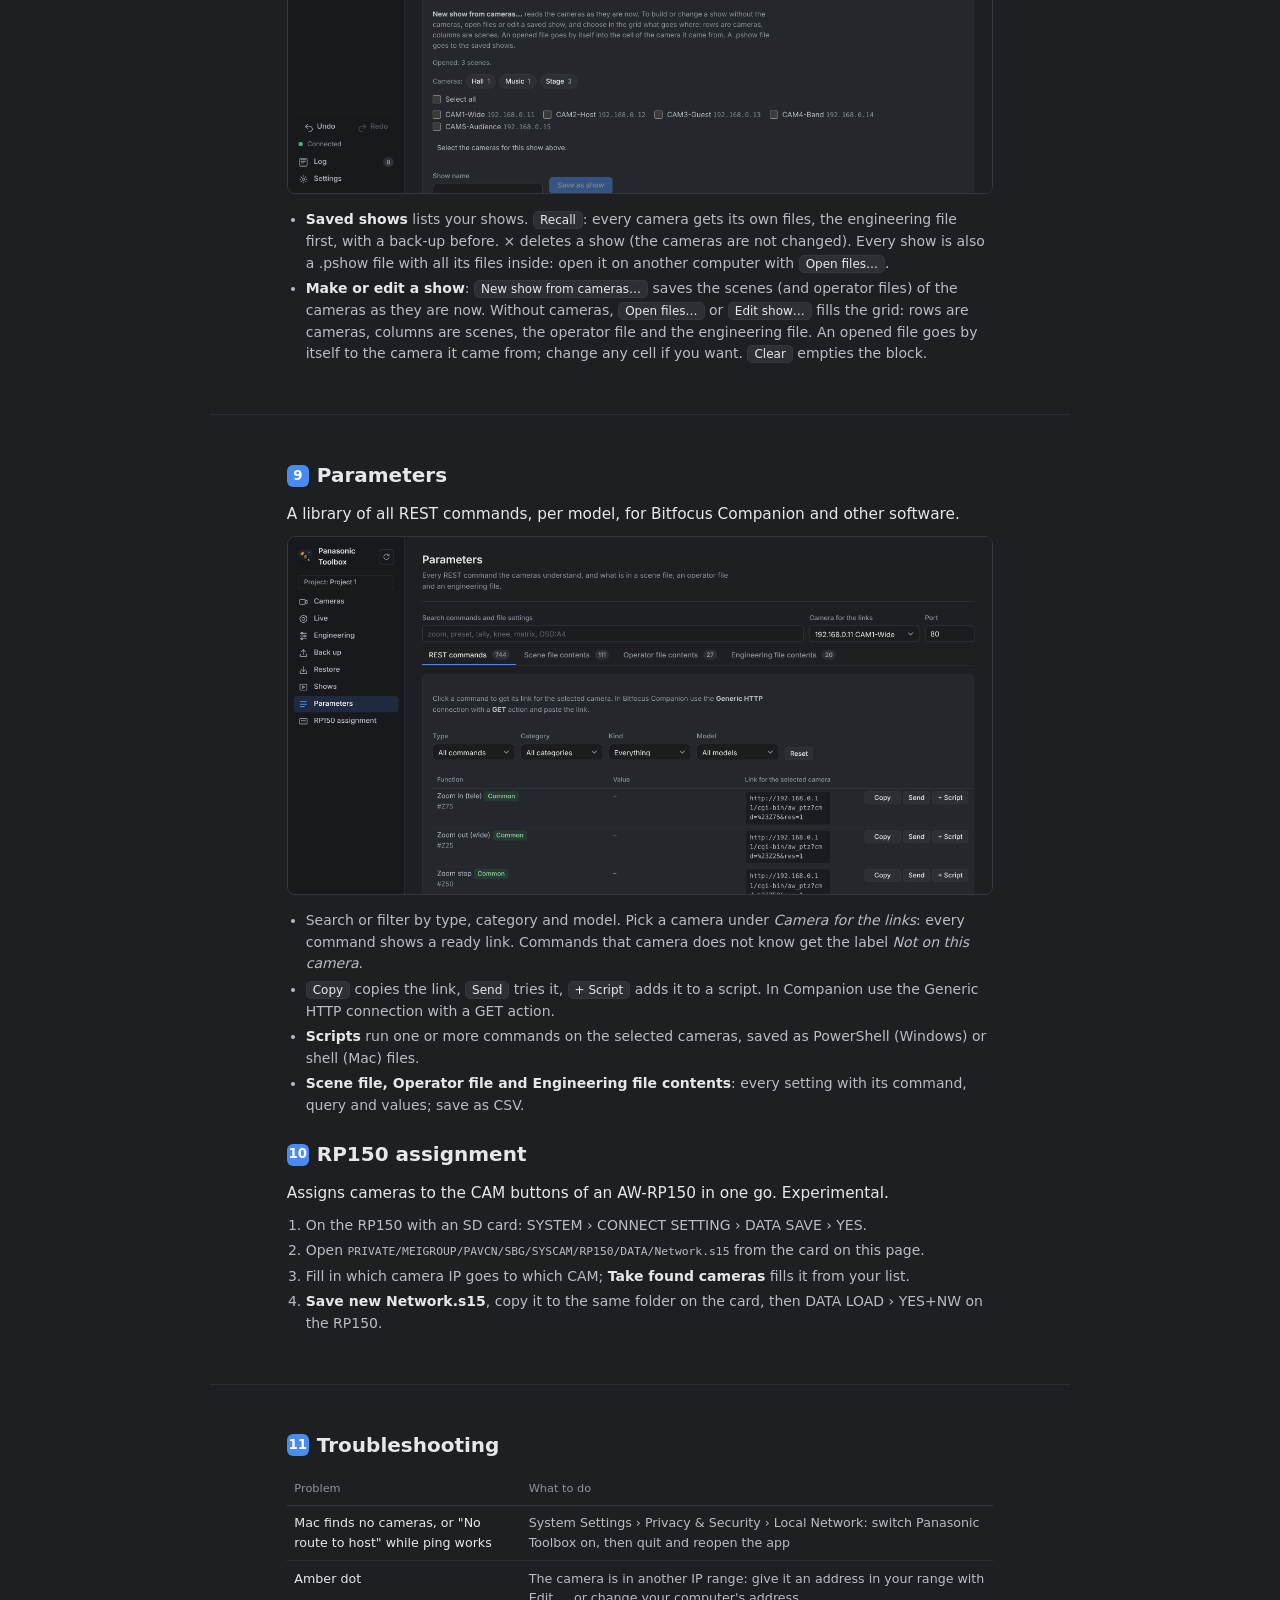
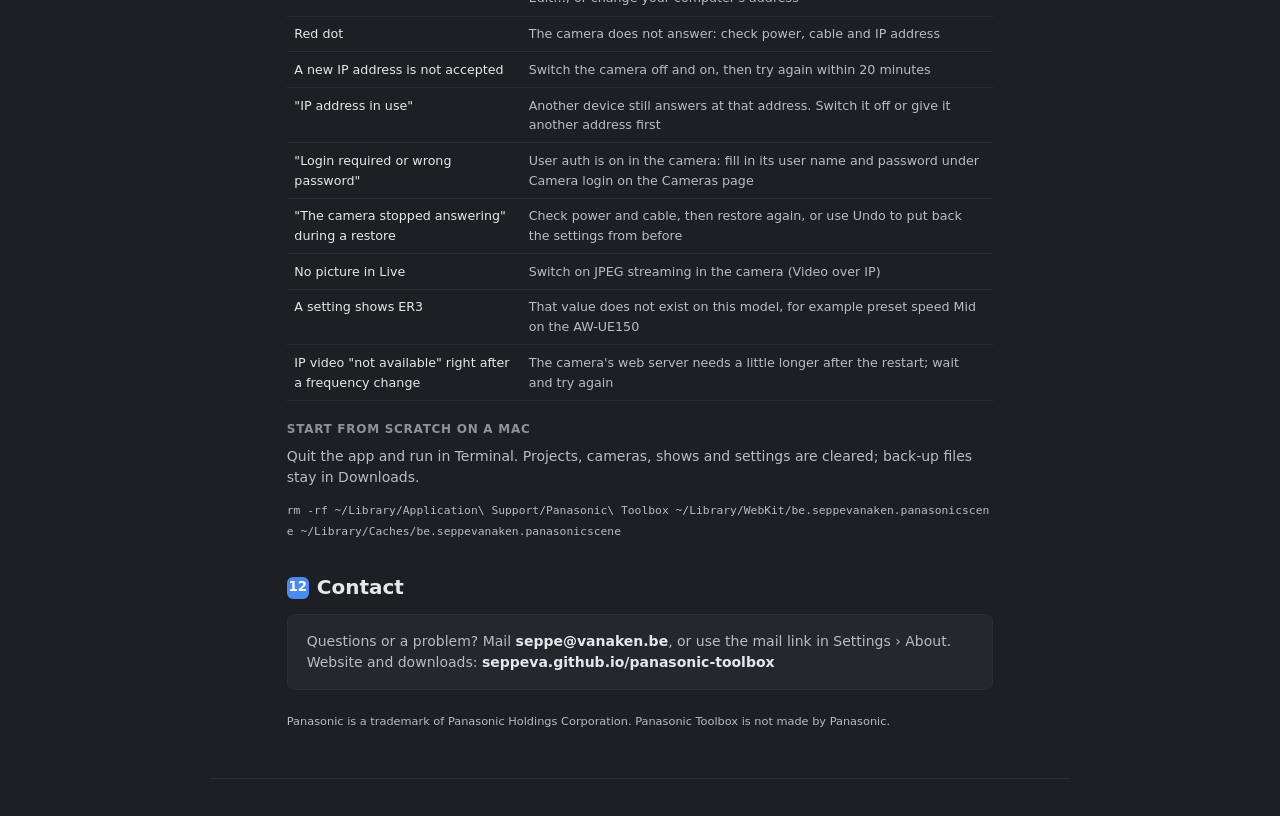
<file: guide.html>
<!DOCTYPE html>
<html lang="en"><head><meta charset="utf-8"><title>Panasonic Toolbox – User guide</title><meta name="viewport" content="width=device-width,initial-scale=1"><meta name="description" content="How to use Panasonic Toolbox: cameras, live control, engineering, back up, restore, shows, parameters and RP150 assignment.">
<style>
@page{size:A4;margin:0}
:root{--bg:#1d1f22;--side:#18191c;--panel:#24272b;--raised:#2c3035;--rule:#34383e;--rule-soft:#2b2e33;--text:#e6e7e8;--text-2:#b8bdc3;--muted:#8c939b;--accent:#4a8bf0;--accent-soft:rgba(74,139,240,.16);--ok:#47b26c;--warn:#d9a13b;--err:#e0574d}
*{box-sizing:border-box}
html,body{margin:0;background:var(--bg);color:var(--text);font:10.5pt/1.55 Inter,"DejaVu Sans",sans-serif;-webkit-print-color-adjust:exact;print-color-adjust:exact}
.page{width:210mm;min-height:297mm;padding:18mm 17mm 16mm;page-break-after:always;position:relative;background:var(--bg)}
.page:last-child{page-break-after:auto}
.foot{position:absolute;left:17mm;right:17mm;bottom:9mm;display:flex;justify-content:space-between;color:var(--muted);font-size:8pt;border-top:1px solid var(--rule-soft);padding-top:5px}
h1{font-size:22pt;font-weight:700;margin:0 0 4mm;letter-spacing:-.01em}
h2{font-size:15pt;font-weight:600;margin:0 0 3mm;display:flex;align-items:center;gap:8px}
h2 .n{display:inline-flex;align-items:center;justify-content:center;width:22px;height:22px;border-radius:6px;background:var(--accent);color:#fff;font-size:10pt}
h3{font-size:9pt;font-weight:600;text-transform:uppercase;letter-spacing:.06em;color:var(--muted);margin:5mm 0 2mm}
p{margin:0 0 2.5mm;color:var(--text-2)}
p.lead{color:var(--text);font-size:11.5pt}
b{color:var(--text);font-weight:600}
ul,ol{margin:0 0 3mm;padding-left:5mm;color:var(--text-2)} li{margin:1mm 0}
code,.mono{font-family:"DejaVu Sans Mono",monospace;font-size:8.5pt;color:var(--text-2)}
.card{background:var(--panel);border:1px solid var(--rule-soft);border-radius:8px;padding:4mm 5mm;margin:0 0 4mm}
.shot{width:100%;border-radius:8px;border:1px solid var(--rule);display:block;margin:2mm 0 4mm}
.btn{display:inline-block;padding:0 6px;border-radius:5px;background:var(--raised);border:1px solid var(--rule);color:var(--text);font-size:9pt;line-height:16px;white-space:nowrap}
.btn.p{background:var(--accent);border-color:var(--accent);color:#fff}
.dot{display:inline-block;width:8px;height:8px;border-radius:50%;margin-right:5px;vertical-align:middle}
table{width:100%;border-collapse:collapse;margin:1mm 0 4mm;font-size:9.5pt}
th{text-align:left;color:var(--muted);font-weight:500;font-size:8.5pt;border-bottom:1px solid var(--rule);padding:2mm 2mm}
td{border-bottom:1px solid var(--rule-soft);padding:2mm;color:var(--text-2);vertical-align:top}
td:first-child{color:var(--text)}
.two{display:grid;grid-template-columns:1fr 1fr;gap:5mm}
.tip{border-left:3px solid var(--accent);background:var(--accent-soft);border-radius:0 6px 6px 0;padding:2.5mm 4mm;margin:2mm 0 4mm;color:var(--text)}
.warn{border-left-color:var(--warn);background:rgba(217,161,59,.12)}
/* cover */
.cover{display:flex;flex-direction:column;justify-content:space-between;background:radial-gradient(ellipse at 80% 0%,rgba(74,139,240,.22),transparent 55%),var(--side)}
.cover .brand{display:flex;align-items:center;gap:12px;font-weight:600;font-size:13pt}
.cover .brand img{width:44px;height:44px}
.cover h1{font-size:38pt;line-height:1.05;margin:0 0 6mm}
.cover .sub{font-size:14pt;color:var(--text-2);max-width:140mm}
.cover .meta{color:var(--muted);font-size:9.5pt}
.toc{list-style:none;padding:0;margin:4mm 0 0;columns:2;column-gap:10mm}
.toc li{display:flex;gap:3mm;padding:2mm 0;border-bottom:1px solid var(--rule-soft);break-inside:avoid;color:var(--text)}
.toc li span{color:var(--accent);font-weight:600;width:6mm}

@media screen{
  body{padding:0 0 10mm}
  .page{width:auto;max-width:860px;min-height:0;margin:0 auto;padding:12mm 6vw 10mm;page-break-after:auto;border-bottom:1px solid var(--rule-soft)}
  .foot{display:none}
  .cover{min-height:0;gap:10mm;border-radius:0}
  .topbar{position:sticky;top:0;z-index:5;background:rgba(24,25,28,.92);backdrop-filter:blur(8px);border-bottom:1px solid var(--rule-soft)}
  .topbar div{max-width:860px;margin:0 auto;padding:10px 6vw;display:flex;justify-content:space-between;align-items:center;gap:12px;font-size:10pt}
  .topbar a{color:var(--text);text-decoration:none} .topbar a.btnl{background:var(--accent);color:#fff;border-radius:6px;padding:4px 10px}
  .toc li a{color:var(--text);text-decoration:none}
  code{word-break:break-all}
  @media (max-width:640px){.two{grid-template-columns:1fr}.toc{columns:1}}
}
@media print{.topbar{display:none}}
</style></head><body>
<nav class="topbar"><div><a href="./">← Panasonic Toolbox</a><a class="btnl" href="assets/Panasonic-Toolbox-User-Guide.pdf" download>Download PDF</a></div></nav>

<section class="page cover">
  <div class="brand"><img src="assets/guide/icon.svg" alt=""> Panasonic Toolbox</div>
  <div>
    <h1>User guide</h1>
    <p class="sub">Find, control, back up and set up your Panasonic PTZ cameras and AW-RP150 remotes, from one app on your Mac or PC.</p>
    <ul class="toc">
      <li><span>1</span><a href="#s1">Getting started</a></li><li><span>2</span><a href="#s2">The basics</a></li><li><span>3</span><a href="#s3">Cameras</a></li><li><span>4</span><a href="#s4">Live</a></li>
      <li><span>5</span><a href="#s5">Engineering</a></li><li><span>6</span><a href="#s6">Back up</a></li><li><span>7</span><a href="#s7">Restore and Initialize</a></li><li><span>8</span><a href="#s8">Shows</a></li>
      <li><span>9</span><a href="#s9">Parameters</a></li><li><span>10</span><a href="#s10">RP150 assignment</a></li><li><span>11</span><a href="#s11">Troubleshooting</a></li><li><span>12</span><a href="#s12">Contact</a></li>
    </ul>
  </div>
  <div class="meta">Version 2.47 · November 2026 · seppeva.github.io/panasonic-toolbox</div>
</section>

<section class="page">
  <h2 id="s1"><span class="n">1</span>Getting started</h2>
  <p class="lead">Panasonic Toolbox runs on macOS 11 or later and Windows 10/11. It is free and needs no account.</p>
  <div class="two">
    <div class="card"><h3 style="margin-top:0">Mac</h3>
      <p>Open the .dmg and drag Panasonic Toolbox to Applications. Or install from Terminal, always the newest version:</p>
      <p><code>cd /tmp &amp;&amp; curl -fL -o PT.zip https://github.com/seppeva/panasonic-toolbox/releases/latest/download/PanasonicToolbox-macOS-AppleSilicon.zip &amp;&amp; rm -rf "/Applications/Panasonic Toolbox.app" &amp;&amp; ditto -x -k PT.zip /Applications &amp;&amp; xattr -cr "/Applications/Panasonic Toolbox.app" &amp;&amp; open "/Applications/Panasonic Toolbox.app"</code></p>
      <p>Intel Mac: replace <code>AppleSilicon</code> with <code>Intel</code>.</p>
    </div>
    <div class="card"><h3 style="margin-top:0">Windows</h3>
      <p>Run the installer; no administrator rights are needed. Or in CMD, always the newest version:</p>
      <p><code>curl -Lo p.exe https://github.com/seppeva/panasonic-toolbox/releases/latest/download/PanasonicToolbox-Windows-Setup.exe&amp;&amp;p.exe</code></p>
      <p>"Windows protected your PC": click <b>More info</b>, then <b>Run anyway</b>. Allow private networks in the firewall.</p>
    </div>
  </div>
  <div class="tip warn"><b>Mac: allow the local network.</b> The first time, macOS asks whether the app may find devices on your local network. Choose <b>Allow</b>. Without it the app finds no cameras and shows "No route to host". Fix it later in System Settings › Privacy &amp; Security › Local Network, then quit and reopen the app.</div>

  <div class="foot"><span>Panasonic Toolbox · User guide</span><span>2</span></div>
</section>

<section class="page">
  <h2 id="s2"><span class="n">2</span>The basics</h2>
  <p class="lead">Select the cameras you want to work with on the Cameras page. The other pages use the selected cameras.</p>
  <table>
    <tr><th style="width:38mm">Where</th><th>What it does</th></tr>
    <tr><td>Menu on the left</td><td>Cameras, Live, Engineering, Back up, Restore, Shows, Parameters, RP150 assignment</td></tr>
    <tr><td>Project</td><td>Keeps productions apart: each project has its own cameras, zones, shows, settings and folder</td></tr>
    <tr><td>Zones</td><td>Click a zone (for example <span class="btn">Stage 3</span>) on any page to select only its cameras. Shift-, Ctrl- or Cmd-click adds or removes a zone, so you can select several zones</td></tr>
    <tr><td>Select all</td><td>The checkbox above every camera list selects or clears all cameras</td></tr>
    <tr><td>Undo / Redo</td><td>Bottom left, or Cmd/Ctrl+Z and Shift+Cmd/Ctrl+Z</td></tr>
    <tr><td>Log</td><td>Everything the app did, with the time</td></tr>
    <tr><td>Settings</td><td>Save folder, projects, timing and the raw camera answers for technicians</td></tr>
  </table>
  <p><b>Camera login.</b> Fill in the cameras' user name and password under <b>Camera login</b> at the bottom of the Cameras page. The app needs it when User auth is on, to change a camera's name and to open its settings page logged in. The password is never saved: fill it in again after starting the app.</p>
  <p><b>Files</b> are saved in Downloads › Panasonic Toolbox, with a folder per project. <b>Nothing is sent</b> to a camera until you confirm what will change.</p>
  <div class="foot"><span>Panasonic Toolbox · User guide</span><span>3</span></div>
</section>

<section class="page">
  <h2 id="s3"><span class="n">3</span>Cameras</h2>
  <p class="lead">Finds every Panasonic camera on your network, even one outside your IP range, just like Easy IP Setup.</p>
  <img class="shot" src="assets/guide/cameras.png">
  <ol>
    <li>Click <span class="btn p">Search</span>. The app also searches by itself when it starts. Cameras not in your list yet show a blue dot. Cameras in your list that do not answer move to <b>Not on the network</b> under the list, where you can remove them.</li>
    <li>Select them and click <span class="btn">Add to my list</span> in the selection bar. <span class="btn">Add…</span> adds a camera by hand.</li>
    <li>Select the cameras you want to work with.</li>
  </ol>
  <table>
    <tr><th style="width:30mm">Dot</th><th>Meaning</th></tr>
    <tr><td><span class="dot" style="background:var(--ok)"></span>Green</td><td>In your IP range and reachable</td></tr>
    <tr><td><span class="dot" style="background:var(--warn)"></span>Amber</td><td>In another IP range than this computer: give it a new address first</td></tr>
    <tr><td><span class="dot" style="background:var(--err)"></span>Red</td><td>Not reachable: check power, cable and IP address</td></tr>
    <tr><td><span class="dot" style="background:var(--accent)"></span>Blue</td><td>Found on the network, not in your list yet</td></tr>
  </table>
  <p><b>Edit…</b> (in the selection bar) changes everything about the selected cameras in one window: name, IP address, subnet mask and gateway go to the cameras; description, zone, port and login stay in the app. <b>Fill in all</b> numbers the addresses from the first one. A camera accepts a new IP address only in the first 20 minutes after it is switched on; it shows <i>Restarting network…</i> until it answers on its new address. An address of a broken camera that no longer answers can be reused: the new camera takes over its zone and description.</p>
  <p><b>Web pages.</b> The icons in each row open the camera's live page or settings page, already logged in. The same icons in the selection bar open them for every selected camera. AW-RP remote controllers can be in the list too: they show <i>Online · remote controller</i> and get no camera actions.</p>
  <div class="foot"><span>Panasonic Toolbox · User guide</span><span>4</span></div>
</section>

<section class="page">
  <h2 id="s4"><span class="n">4</span>Live</h2>
  <p class="lead">Watch one camera and control it from your computer, like on its own web page.</p>
  <img class="shot" src="assets/guide/live.png">
  <table>
    <tr><th style="width:38mm">Block</th><th>What you can do</th></tr>
    <tr><td>Pan / tilt, zoom, focus, iris</td><td>Hold a button to move; the camera stops when you let go. Speed with a button back to nominal. Auto focus, Push AF, Auto iris.</td></tr>
    <tr><td>Camera presets</td><td>Recall with one click; <span class="btn">Store</span> then a number saves the current position; <span class="btn">Delete</span> then a number deletes a preset</td></tr>
    <tr><td>White</td><td>Auto, Var, A, B, 3200K, 5600K, a kelvin value with Set VAR, AWB and Store</td></tr>
    <tr><td>Black, Day / night</td><td>ABB; Day or Night</td></tr>
    <tr><td>Image stabilizer</td><td>On or Off (OIS)</td></tr>
    <tr><td>Shooting mode</td><td>Normal or High Sens.</td></tr>
    <tr><td>ND filter</td><td>Clear, 1/4, 1/16, 1/64</td></tr>
    <tr><td>Scenes</td><td>Switch to scene 1 to 4</td></tr>
  </table>
  <p><b>Keyboard:</b> arrow keys pan and tilt, + and − zoom, 1 to 9 recall presets. Fold a block you don't need by clicking its title. No picture? Switch on JPEG streaming in the camera (Video over IP).</p>
  <div class="foot"><span>Panasonic Toolbox · User guide</span><span>5</span></div>
</section>

<section class="page">
  <h2 id="s5"><span class="n">5</span>Engineering</h2>
  <p class="lead">Changes settings on many cameras in one go and shows the result per camera at the bottom of the page.</p>
  <img class="shot" src="assets/guide/engineering.png">
  <p>At the top, select the cameras (Select all and the zones help). Every setting is in one place:</p>
  <div class="two">
    <div class="card"><h3 style="margin-top:0">Tiles: right away</h3>
      <ul><li><b>Power</b>: On or Standby</li><li><b>Tally</b>: red and green on or off</li><li><b>Image stabilizer (OIS)</b>: on or off</li><li><b>Color bars</b>: on or off</li><li><b>White balance</b>: Auto, Var, A, B, 3200K, 5600K, kelvin, AWB, ABB, Store</li><li><b>White balance per scene</b>: scenes 1 to 4 in one go</li><li><b>Status</b>: firmware, fans, last error and camera menu of each selected camera</li></ul><p style="margin:6px 0 0">A lit button: all selected cameras are in that state; a dashed edge: only some. Read when the page opens, after a button and every 30 s.</p></div>
    <div class="card"><h3 style="margin-top:0">Setup form: the fixed setup</h3>
      <ul><li>Frequency and format, shooting mode, colour, IP video</li><li>OSD mix per output</li><li>Tally on/off, brightness, status lamp</li><li>Install position, smart picture flip, preset scope</li><li>Power-on position and power-on preset, wireless control, fans</li></ul></div>
  </div>
  <ol>
    <li><span class="btn">Read from a camera…</span> fills the form from one camera, or fill it in yourself. A dash leaves that setting as it is.</li>
    <li><span class="btn p">Apply to the selected cameras</span>. Only what differs is sent; every value is read back afterwards.</li>
    <li><span class="btn">Save as engineering file</span> keeps the form as the engineering file, to put on cameras from the Restore page and to back up.</li>
  </ol>
  <div class="tip warn">A new frequency (for example 50 Hz to 59.94 Hz) restarts the cameras. The app waits for them and then sends the rest: about 45 seconds.</div>
  <h3>Camera menu</h3>
  <p>Choose a camera and <span class="btn">Menu on</span>: the camera opens its own menu and the IP picture shows it. Go through it with the arrows, <span class="btn">Enter</span> and <span class="btn">Cancel</span>, or with the arrow keys, Enter and Esc; Shift with an arrow goes 10 steps. <span class="btn">Menu off</span> closes it. If the camera does not mix its menu into the IP picture, the app switches that on while the menu is open and puts it back afterwards.</p>
  <div class="foot"><span>Panasonic Toolbox · User guide</span><span>6</span></div>
</section>

<section class="page">
  <h2 id="s6"><span class="n">6</span>Back up</h2>
  <p class="lead">Saves how your cameras look and are set up, in files you can keep, share and put back.</p>
  <img class="shot" src="assets/guide/backup.png">
  <table>
    <tr><th style="width:38mm">Kind</th><th>What is in it</th></tr>
    <tr><td>Scene files</td><td>All picture settings of a scene. <i>Live scene only</i> (the picture does not change) or <i>Specific scenes</i>.</td></tr>
    <tr><td>Operator file</td><td>An operator's own preferences: preset speeds, pan/tilt speed and lens behaviour. Nothing in it is also in the engineering file</td></tr>
    <tr><td>Engineering file</td><td>The system setup (format, OSD mix, tally, pan/tilt, presets, fans, IP video). No white balance per scene: that is in the scene files.</td></tr>
  </table>
  <p>Select the cameras, choose what to back up, check the file name and click <span class="btn p">Back up</span>. The files go to your project folder; several cameras can go into one ZIP.</p>
  <div class="foot"><span>Panasonic Toolbox · User guide</span><span>7</span></div>
</section>

<section class="page">
  <h2 id="s7"><span class="n">7</span>Restore and Initialize</h2>
  <p class="lead">Puts a back-up back on the same or other cameras.</p>
  <img class="shot" src="assets/guide/restore.png" style="max-height:105mm;object-fit:cover;object-position:top">
  <h3>Restore</h3>
  <ol>
    <li>Drop a back-up on the page or choose <span class="btn">Open files…</span>. Back-ups from this session are already listed.</li>
    <li>Check <b>Scene, operator and engineering files</b>: each file goes to the camera with the same IP address and into the same scene. Change the camera and scene per row; the zones select rows quickly.</li>
    <li>Click <span class="btn p">Restore</span>. You first see what changes per camera.</li>
  </ol>
  <p>By default the current settings are saved first and every setting is read back afterwards. If a camera stops answering halfway, its restore stops and says how far it got. Undo takes a restore back. <b>Save as show</b> turns the rows into a show.</p>
  <h3>Initialize</h3>
  <p>The <b>Initialize</b> block starts with the cameras: tick them, use <b>Select all</b>, or click a zone. <span class="btn">Initialize…</span> then puts the <b>standard scene files</b> on scenes 1 to 4 (for now AW-UE150, UE155 and HE145): their shading (gain, detail, matrix, gamma, white balance…) is the same again on every camera. The engineering and operator settings stay as they are. It runs like a restore: what changes first, a back-up, and a check afterwards.</p>
  <p>The <b>engineering file</b> saved on the Engineering page is in the file list as well: <b>Add to the list</b> adds a row, then choose the cameras like for any other file.</p>
  <div class="tip">Shutter values depend on the frequency. A scene file from a camera at 50 Hz put on a camera at 59.94 Hz gets the nearest shutter value; the result explains it.</div>
  <div class="foot"><span>Panasonic Toolbox · User guide</span><span>8</span></div>
</section>

<section class="page">
  <h2 id="s8"><span class="n">8</span>Shows</h2>
  <p class="lead">Puts a whole setup on all cameras with one click, for example "Concert" or "Talk show".</p>
  <img class="shot" src="assets/guide/shows.png">
  <ul>
    <li><b>Saved shows</b> lists your shows. <span class="btn">Recall</span>: every camera gets its own files, the engineering file first, with a back-up before. × deletes a show (the cameras are not changed). Every show is also a .pshow file with all its files inside: open it on another computer with <span class="btn">Open files…</span>.</li>
    <li><b>Make or edit a show</b>: <span class="btn">New show from cameras…</span> saves the scenes (and operator files) of the cameras as they are now. Without cameras, <span class="btn">Open files…</span> or <span class="btn">Edit show…</span> fills the grid: rows are cameras, columns are scenes, the operator file and the engineering file. An opened file goes by itself to the camera it came from; change any cell if you want. <span class="btn">Clear</span> empties the block.</li>
  </ul>
  <div class="foot"><span>Panasonic Toolbox · User guide</span><span>9</span></div>
</section>

<section class="page">
  <h2 id="s9"><span class="n">9</span>Parameters</h2>
  <p class="lead">A library of all REST commands, per model, for Bitfocus Companion and other software.</p>
  <img class="shot" src="assets/guide/parameters.png" style="max-height:95mm;object-fit:cover;object-position:top">
  <ul>
    <li>Search or filter by type, category and model. Pick a camera under <i>Camera for the links</i>: every command shows a ready link. Commands that camera does not know get the label <i>Not on this camera</i>.</li>
    <li><span class="btn">Copy</span> copies the link, <span class="btn">Send</span> tries it, <span class="btn">+ Script</span> adds it to a script. In Companion use the Generic HTTP connection with a GET action.</li>
    <li><b>Scripts</b> run one or more commands on the selected cameras, saved as PowerShell (Windows) or shell (Mac) files.</li>
    <li><b>Scene file, Operator file and Engineering file contents</b>: every setting with its command, query and values; save as CSV.</li>
  </ul>

  <h2 id="s10" style="margin-top:6mm"><span class="n">10</span>RP150 assignment</h2>
  <p class="lead">Assigns cameras to the CAM buttons of an AW-RP150 in one go. Experimental.</p>
  <ol>
    <li>On the RP150 with an SD card: SYSTEM › CONNECT SETTING › DATA SAVE › YES.</li>
    <li>Open <code>PRIVATE/MEIGROUP/PAVCN/SBG/SYSCAM/RP150/DATA/Network.s15</code> from the card on this page.</li>
    <li>Fill in which camera IP goes to which CAM; <b>Take found cameras</b> fills it from your list.</li>
    <li><b>Save new Network.s15</b>, copy it to the same folder on the card, then DATA LOAD › YES+NW on the RP150.</li>
  </ol>
  <div class="foot"><span>Panasonic Toolbox · User guide</span><span>10</span></div>
</section>

<section class="page">
  <h2 id="s11"><span class="n">11</span>Troubleshooting</h2>
  <table>
    <tr><th style="width:62mm">Problem</th><th>What to do</th></tr>
    <tr><td>Mac finds no cameras, or "No route to host" while ping works</td><td>System Settings › Privacy &amp; Security › Local Network: switch Panasonic Toolbox on, then quit and reopen the app</td></tr>
    <tr><td>Amber dot</td><td>The camera is in another IP range: give it an address in your range with Edit…, or change your computer's address</td></tr>
    <tr><td>Red dot</td><td>The camera does not answer: check power, cable and IP address</td></tr>
    <tr><td>A new IP address is not accepted</td><td>Switch the camera off and on, then try again within 20 minutes</td></tr>
    <tr><td>"IP address in use"</td><td>Another device still answers at that address. Switch it off or give it another address first</td></tr>
    <tr><td>"Login required or wrong password"</td><td>User auth is on in the camera: fill in its user name and password under Camera login on the Cameras page</td></tr>
    <tr><td>"The camera stopped answering" during a restore</td><td>Check power and cable, then restore again, or use Undo to put back the settings from before</td></tr>
    <tr><td>No picture in Live</td><td>Switch on JPEG streaming in the camera (Video over IP)</td></tr>
    <tr><td>A setting shows ER3</td><td>That value does not exist on this model, for example preset speed Mid on the AW-UE150</td></tr>
    <tr><td>IP video "not available" right after a frequency change</td><td>The camera's web server needs a little longer after the restart; wait and try again</td></tr>
  </table>
  <h3>Start from scratch on a Mac</h3>
  <p>Quit the app and run in Terminal. Projects, cameras, shows and settings are cleared; back-up files stay in Downloads.</p>
  <p><code>rm -rf ~/Library/Application\ Support/Panasonic\ Toolbox ~/Library/WebKit/be.seppevanaken.panasonicscene ~/Library/Caches/be.seppevanaken.panasonicscene</code></p>

  <h2 id="s12" style="margin-top:8mm"><span class="n">12</span>Contact</h2>
  <div class="card"><p style="margin:0">Questions or a problem? Mail <b>seppe@vanaken.be</b>, or use the mail link in Settings › About.<br>Website and downloads: <b>seppeva.github.io/panasonic-toolbox</b></p></div>
  <p class="muted" style="font-size:8.5pt;margin-top:6mm">Panasonic is a trademark of Panasonic Holdings Corporation. Panasonic Toolbox is not made by Panasonic.</p>
  <div class="foot"><span>Panasonic Toolbox · User guide</span><span>11</span></div>
</section>
</body></html>
</file>
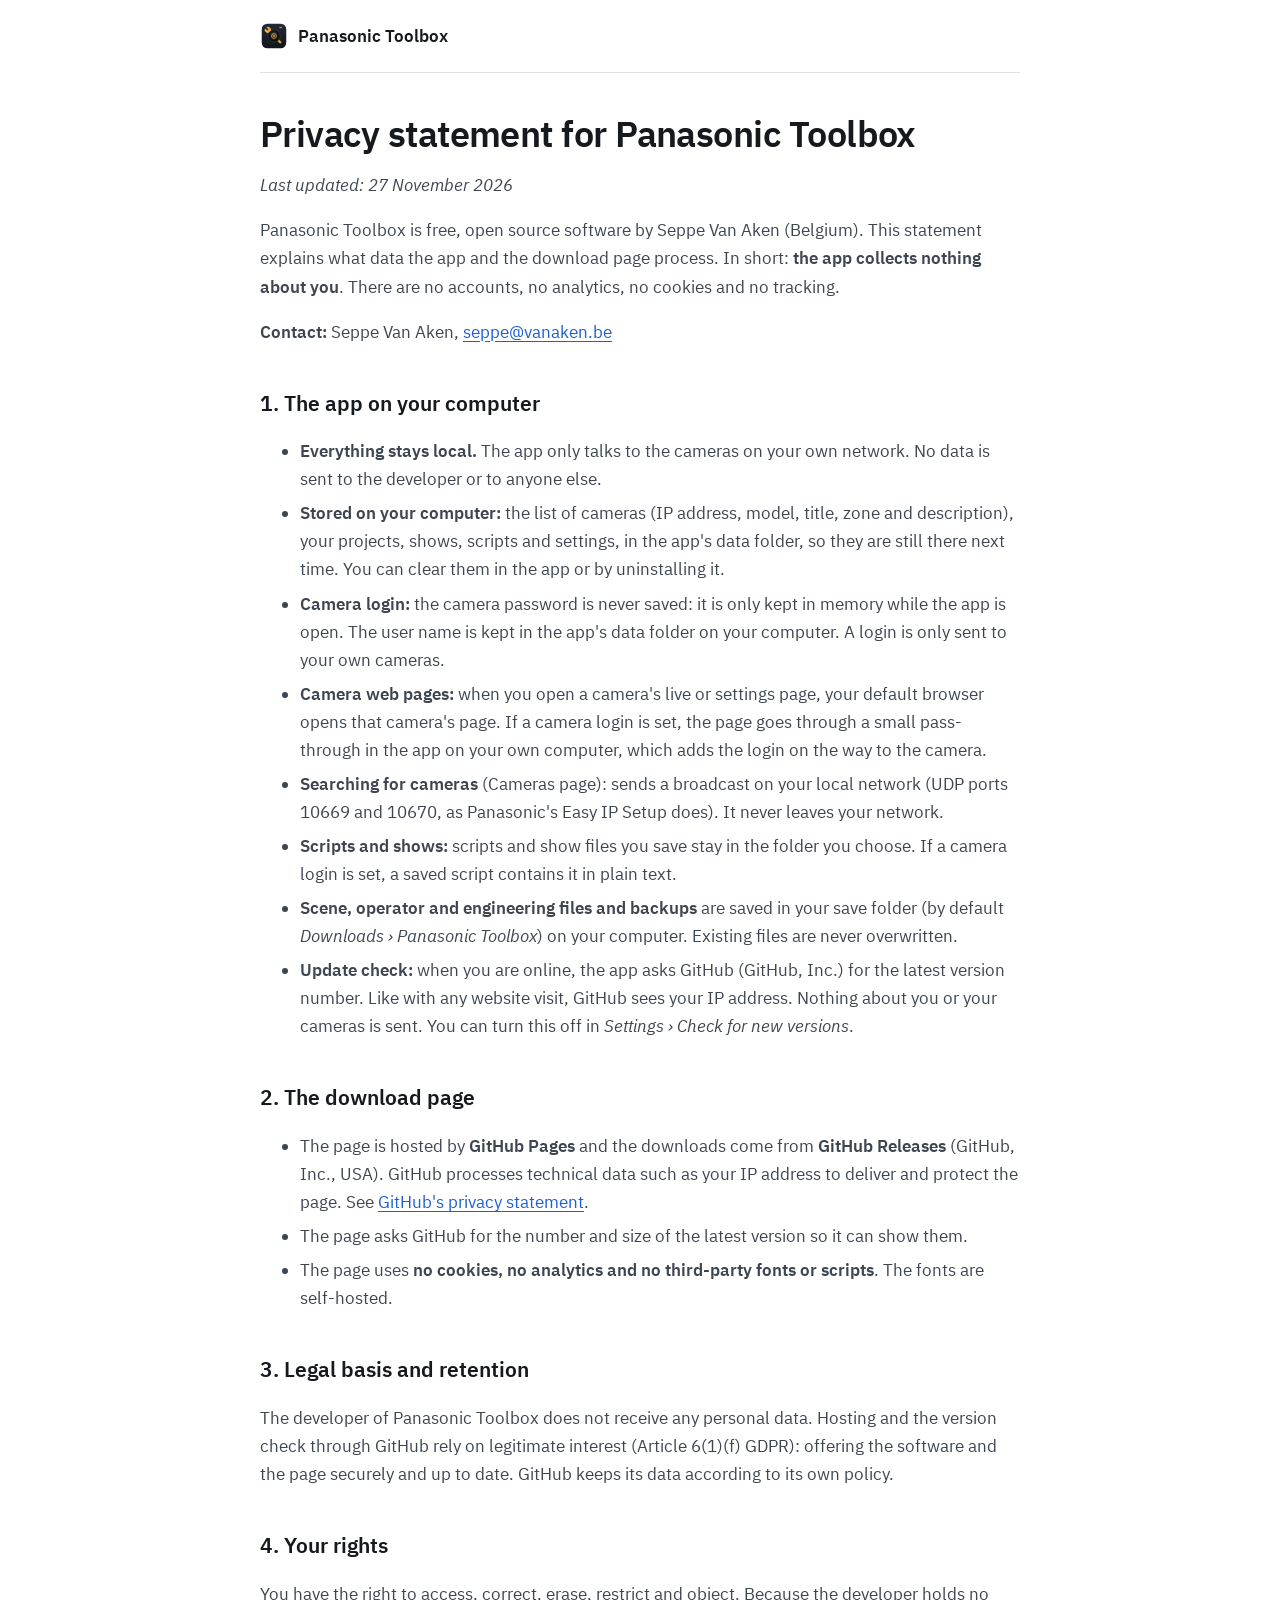
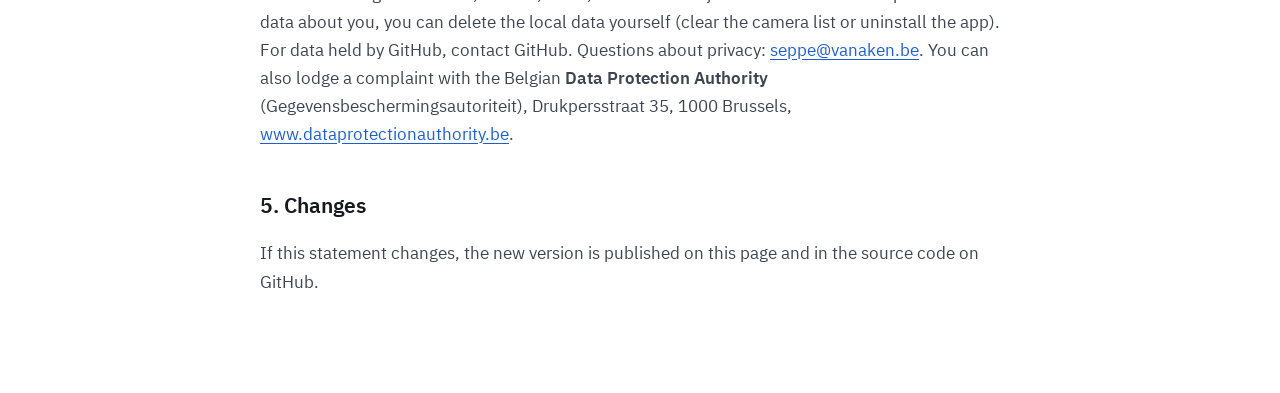
<file: privacy.html>
<!DOCTYPE html>
<html lang="en">
<head>
<meta charset="utf-8">
<meta name="viewport" content="width=device-width, initial-scale=1">
<title>Privacy · Panasonic Toolbox</title>
<link rel="icon" href="app/web/icon.svg">
<style>
@font-face{font-family:"IBM Plex Sans";font-weight:400;font-display:swap;src:url(assets/fonts/IBMPlexSans-Regular.woff2) format("woff2")}
@font-face{font-family:"IBM Plex Sans";font-weight:400;font-style:italic;font-display:swap;src:url(assets/fonts/IBMPlexSans-Italic.woff2) format("woff2")}
@font-face{font-family:"IBM Plex Sans";font-weight:600;font-display:swap;src:url(assets/fonts/IBMPlexSans-SemiBold.woff2) format("woff2")}
body{margin:0;background:#fff;color:#3d4550;font:17px/1.65 "IBM Plex Sans",-apple-system,"Segoe UI",system-ui,sans-serif}
.wrap{max-width:760px;margin:0 auto;padding:0 28px 80px}
.bar{display:flex;align-items:center;height:72px;border-bottom:1px solid #dde1e6;margin-bottom:40px}
.bar a{display:flex;align-items:center;gap:10px;color:#16191d;text-decoration:none;font-weight:600}
.bar img{width:28px;height:28px}
h1{color:#16191d;font-size:36px;line-height:1.15;letter-spacing:-.015em;margin:0 0 6px}
h2{color:#16191d;font-size:21px;margin:40px 0 10px}
a{color:#1d5fd0;text-underline-offset:3px}
li{margin:6px 0}
</style>
</head>
<body>
<div class="wrap">
<header class="bar"><a href="./"><img src="app/web/icon.svg" alt="">Panasonic Toolbox</a></header>
<main>
<h1>Privacy statement for Panasonic Toolbox</h1>
<p><em>Last updated: 27 November 2026</em></p>
<p>Panasonic Toolbox is free, open source software by Seppe Van Aken (Belgium). This statement explains what data the app and the download page process. In short: <strong>the app collects nothing about you</strong>. There are no accounts, no analytics, no cookies and no tracking.</p>
<p><strong>Contact:</strong> Seppe Van Aken, <a href="mailto:seppe@vanaken.be">seppe@vanaken.be</a></p>
<h2>1. The app on your computer</h2>
<ul>
<li><strong>Everything stays local.</strong> The app only talks to the cameras on your own network. No data is sent to the developer or to anyone else.</li>
<li><strong>Stored on your computer:</strong> the list of cameras (IP address, model, title, zone and description), your projects, shows, scripts and settings, in the app's data folder, so they are still there next time. You can clear them in the app or by uninstalling it.</li>
<li><strong>Camera login:</strong> the camera password is never saved: it is only kept in memory while the app is open. The user name is kept in the app's data folder on your computer. A login is only sent to your own cameras.</li>
<li><strong>Camera web pages:</strong> when you open a camera's live or settings page, your default browser opens that camera's page. If a camera login is set, the page goes through a small pass-through in the app on your own computer, which adds the login on the way to the camera.</li>
<li><strong>Searching for cameras</strong> (Cameras page): sends a broadcast on your local network (UDP ports 10669 and 10670, as Panasonic's Easy IP Setup does). It never leaves your network.</li>
<li><strong>Scripts and shows:</strong> scripts and show files you save stay in the folder you choose. If a camera login is set, a saved script contains it in plain text.</li>
<li><strong>Scene, operator and engineering files and backups</strong> are saved in your save folder (by default <em>Downloads › Panasonic Toolbox</em>) on your computer. Existing files are never overwritten.</li>
<li><strong>Update check:</strong> when you are online, the app asks GitHub (GitHub, Inc.) for the latest version number. Like with any website visit, GitHub sees your IP address. Nothing about you or your cameras is sent. You can turn this off in <em>Settings › Check for new versions</em>.</li>
</ul>
<h2>2. The download page</h2>
<ul>
<li>The page is hosted by <strong>GitHub Pages</strong> and the downloads come from <strong>GitHub Releases</strong> (GitHub, Inc., USA). GitHub processes technical data such as your IP address to deliver and protect the page. See <a href="https://docs.github.com/site-policy/privacy-policies/github-general-privacy-statement">GitHub's privacy statement</a>.</li>
<li>The page asks GitHub for the number and size of the latest version so it can show them.</li>
<li>The page uses <strong>no cookies, no analytics and no third-party fonts or scripts</strong>. The fonts are self-hosted.</li>
</ul>
<h2>3. Legal basis and retention</h2>
<p>The developer of Panasonic Toolbox does not receive any personal data. Hosting and the version check through GitHub rely on legitimate interest (Article 6(1)(f) GDPR): offering the software and the page securely and up to date. GitHub keeps its data according to its own policy.</p>
<h2>4. Your rights</h2>
<p>You have the right to access, correct, erase, restrict and object. Because the developer holds no data about you, you can delete the local data yourself (clear the camera list or uninstall the app). For data held by GitHub, contact GitHub. Questions about privacy: <a href="mailto:seppe@vanaken.be">seppe@vanaken.be</a>. You can also lodge a complaint with the Belgian <strong>Data Protection Authority</strong> (Gegevensbeschermingsautoriteit), Drukpersstraat 35, 1000 Brussels, <a href="https://www.dataprotectionauthority.be">www.dataprotectionauthority.be</a>.</p>
<h2>5. Changes</h2>
<p>If this statement changes, the new version is published on this page and in the source code on GitHub.</p>
</main>
</div>
</body>
</html>
</file>
